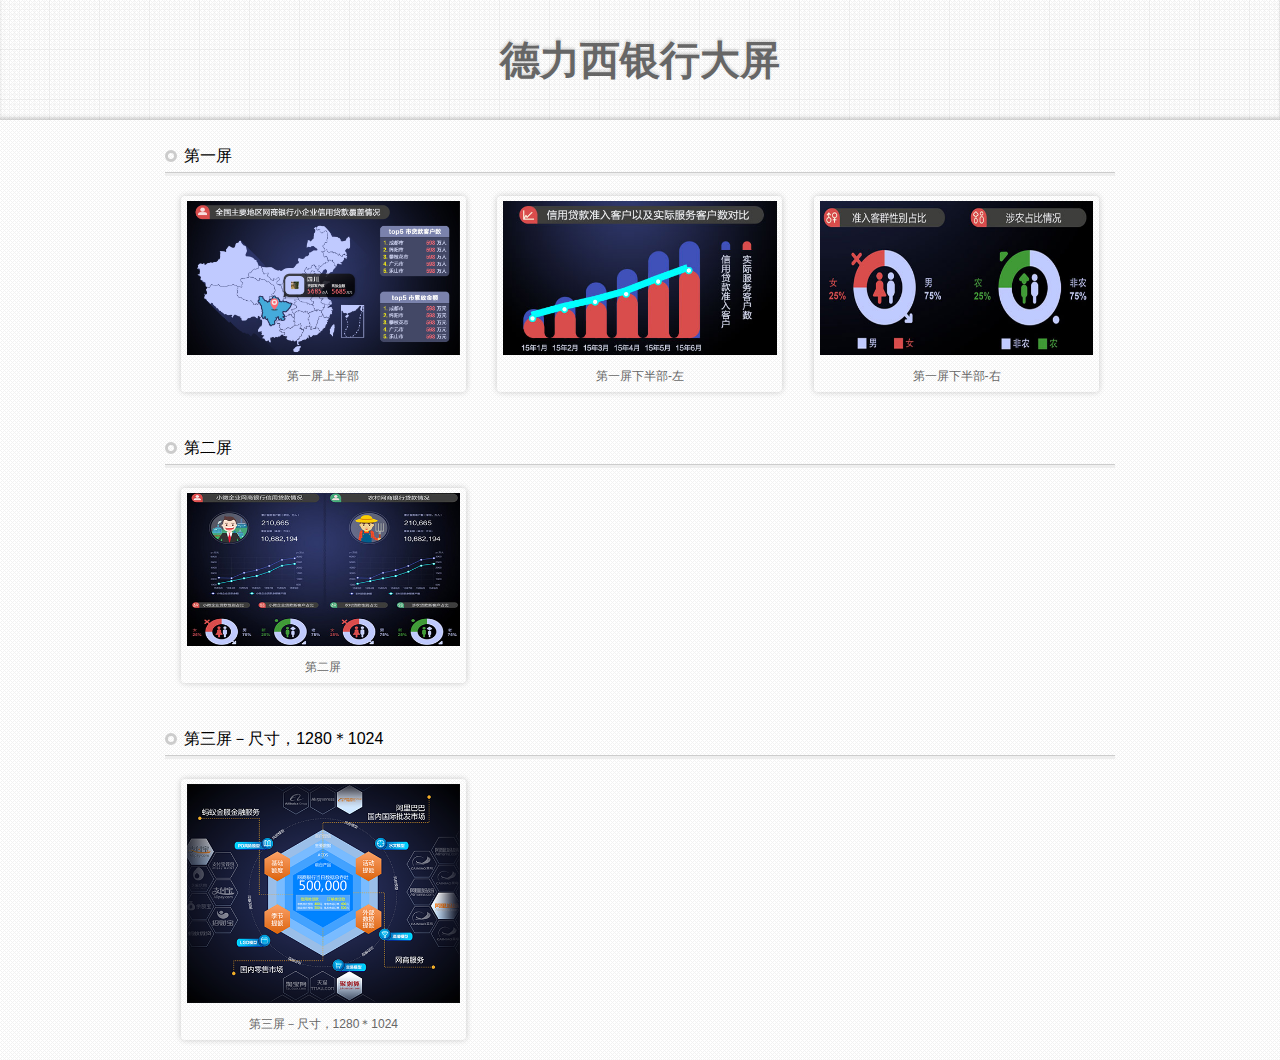
<file: index.html>
<!DOCTYPE html>
<html>
<head lang="en">
    <meta charset="UTF-8">
    <title></title>
    <style>
        *{
            margin: 0;
            padding: 0;
        }
        html {
            text-rendering: optimizeLegibility;
            -webkit-font-smoothing: antialiased;
            -moz-osx-font-smoothing: grayscale;
            font-family:Consolas,"Microsoft Yahei", "tahoma", "arial", "\5b8b\4f53";
            font-size: 1em;
            color:#666;
            background: #fff;
            overflow: auto;
            background:url("images/bg_header.png");
        }
        *,*:after,*:before{
            box-sizing: border-box;
        }

        img,input{
            display: block;
        }
        ul, li {
            list-style: none;
        }
        a{
            font-size: 12px;
            color: #666;
            text-decoration: none;
        }
        .fn-float-none{
            clear: both;
        }
        .main{
            width: 950px;
            margin: auto;
        }
        .title{
            background: url("images/bg_top.png");
            text-align: center;
            font-size: 40px;
            line-height: 120px;
            font-weight: bold;
            color: #666;
            text-shadow: 0px -2px 3px rgba(0,0,0,0.15);
            box-shadow: 0 -3px 3px rgba(0,0,0,.15) inset;
        }
        .main ul{
            padding-top: 20px;
            overflow: hidden;
            border-top:3px solid #eee ;
        }
        .main ul li{
            width: 33.33%;
            float: left;
            margin-bottom: 20px;
        }
        .main ul li a{
            width: 100%;
            display: block;
            line-height: 32px;
            text-align: center;
            overflow: hidden;
            border-radius: 4px;
            box-shadow: 0 0 6px rgba(0,0,0,.2);
        }
        .main ul li a:hover{
            color:#999
        }
        .main ul li a>img{
            width: 96%;
            margin:5px auto;
        }
        .box{
            width: 90%;
            margin: auto;
        }
        .con-title{
            position: relative;
            display: block;
            line-height: 32px;
            margin-top: 20px;
            color: #000;
            border-bottom:1px solid #ccc ;
            text-indent: 1.2em;
        }
        .con-title:before{
            width: 12px;
            height: 12px;
            border-radius: 12px;
            border: 3px solid #ccc;
            display: block;
            content: "";
            position: absolute;
            top:10px;
        }
    </style>
</head>
<body>
<div class="title">
    德力西银行大屏
</div>
<div class="main">
    <span class="con-title">第一屏</span>
    <ul>
        <li>
            <div class="box">
                <a href="one-city.html">
                    <img src="images/home/1-top-city.jpg">
                    第一屏上半部
                </a>
            </div>
        </li>
        <li>
            <div class="box">
                <a href="one-bottom-left.html">
                    <img src="images/home/1-bottom-left.jpg">
                    第一屏下半部-左
                </a>
            </div>
        </li>
        <li>
            <div class="box">
                <a href="one-bottom-right.html">
                    <img src="images/home/1-bottom-right.jpg">
                    第一屏下半部-右
                </a>
            </div>
        </li>

    </ul>
    <span class="con-title">第二屏</span>
    <ul>
        <li>
            <div class="box">
                <a href="two-top-right.html">
                    <img src="images/home/2.jpg">
                    第二屏
                </a>
            </div>
        </li>
    </ul>
    <span class="con-title">第三屏－尺寸，1280＊1024</span>
    <ul>
        <li>
            <div class="box">
                <a href="three.html">
                    <img src="images/home/3.png">
                    第三屏－尺寸，1280＊1024
                </a>
            </div>
        </li>
    </ul>
</div>
</body>
</html>
</file>
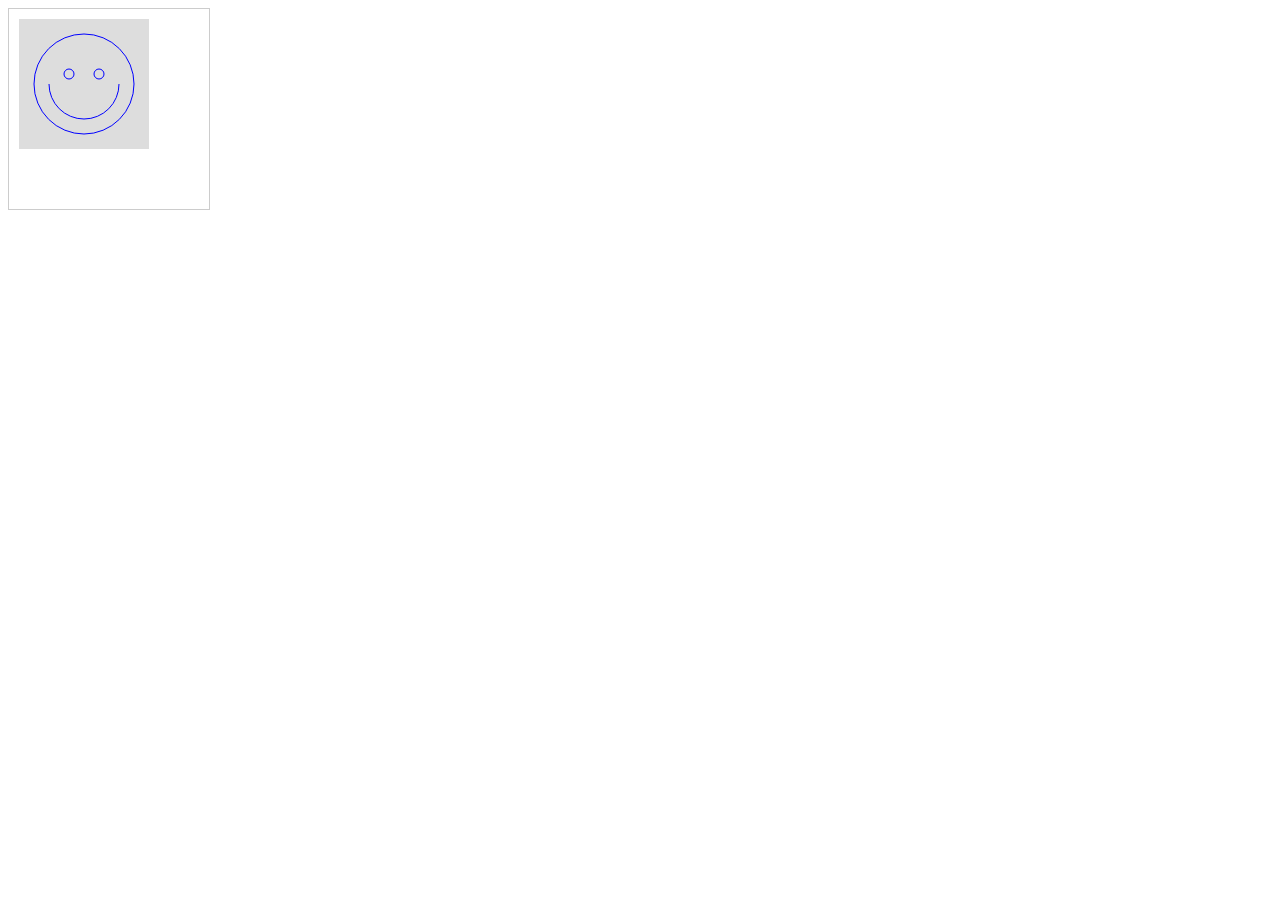
<file: canvas.html>
<!DOCTYPE html>
<html>
<head lang="en">
    <meta charset="UTF-8">
    <title>smile</title>
</head>
<body>
    <canvas id="canvas" width="200" height="200" style="border:1px solid #ccc;"></canvas>
    <script type="text/javascript">
        var can = document.getElementById("canvas");
        var ctx = can.getContext("2d");
        if(ctx){
            console.log("您的浏览器支持canvas!")
        }else{
            console.log("您的浏览器不支持canvas!")
        }
        ctx.clearRect(0,0,200,200);
        ctx.fillStyle = "#ddd";
        ctx.fillRect(10,10,130,130);
        var path = new Path2D();
        path.arc(75,75,50,0,Math.PI*2,true);
        path.moveTo(110,75);
        path.arc(75, 75, 35, 0, Math.PI, false);
        path.moveTo(65, 65);
        path.arc(60, 65, 5, 0, Math.PI*2, true);
        path.moveTo(95, 65);
        path.arc(90, 65, 5, 0, Math.PI*2, true);
        ctx.strokeStyle = "#00f";
        ctx.stroke(path);
    </script>
</body>
</html>
</file>
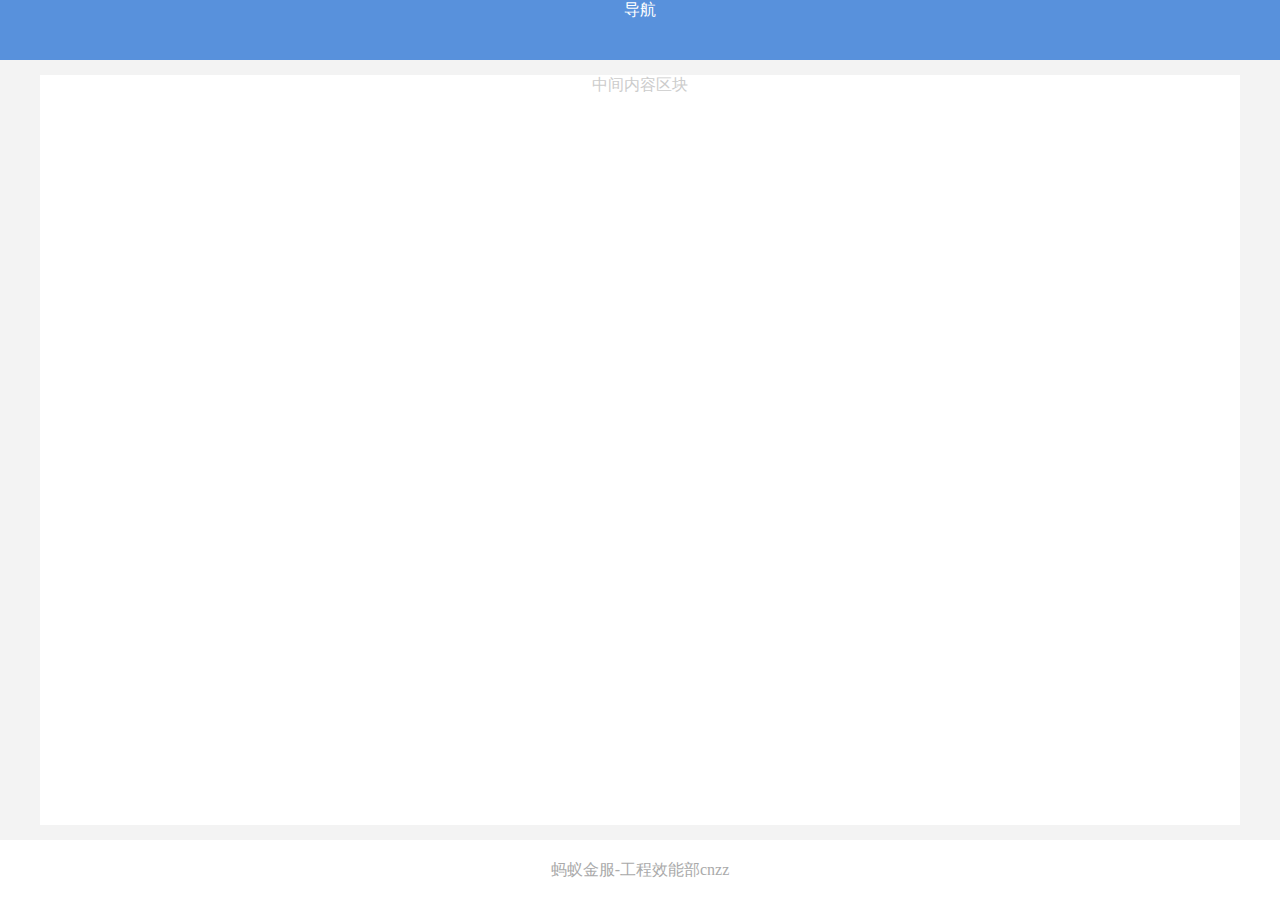
<file: footer.html>
<!DOCTYPE html>
<html>
<head lang="en">
    <meta charset="UTF-8">
    <title>拼footer</title>
    <style>
        *{margin:0;padding:0;}
        body{background:#F3F3F3;font-family: 'microsoft yahei';color:#fff;}
        header{width:100%;background:#5891DC;height:60px;text-align: center;}
        section{width:1200px;margin:15px auto 0;background:#fff;height:750px;color:#ccc;text-align: center;}
        /*footer{width:100%;background:#fff;padding:20px 0;margin-top:15px;color:#aaa;text-align:center;}*/
    </style>
</head>
<body>
    <header>
        <nav>导航</nav>
    </header>
    <section>中间内容区块</section>

</body>
<script type="text/javascript" src="js/jquery-1.11.2.min.js"></script>
<script>
    $(function(){
        var txt = '蚂蚁金服-工程效能部';
        var footHtml = '<footer style="width:100%;background:#fff;padding:20px 0;margin-top:15px;color:#aaa;text-align:center;">'+
                        '<span>'+txt+
                        '</span>'+
                        '<span>'+'cnzz'+
                        '</span>'
                        '</footer>'
        $('body').append(footHtml);
    })
</script>
</html>
</file>
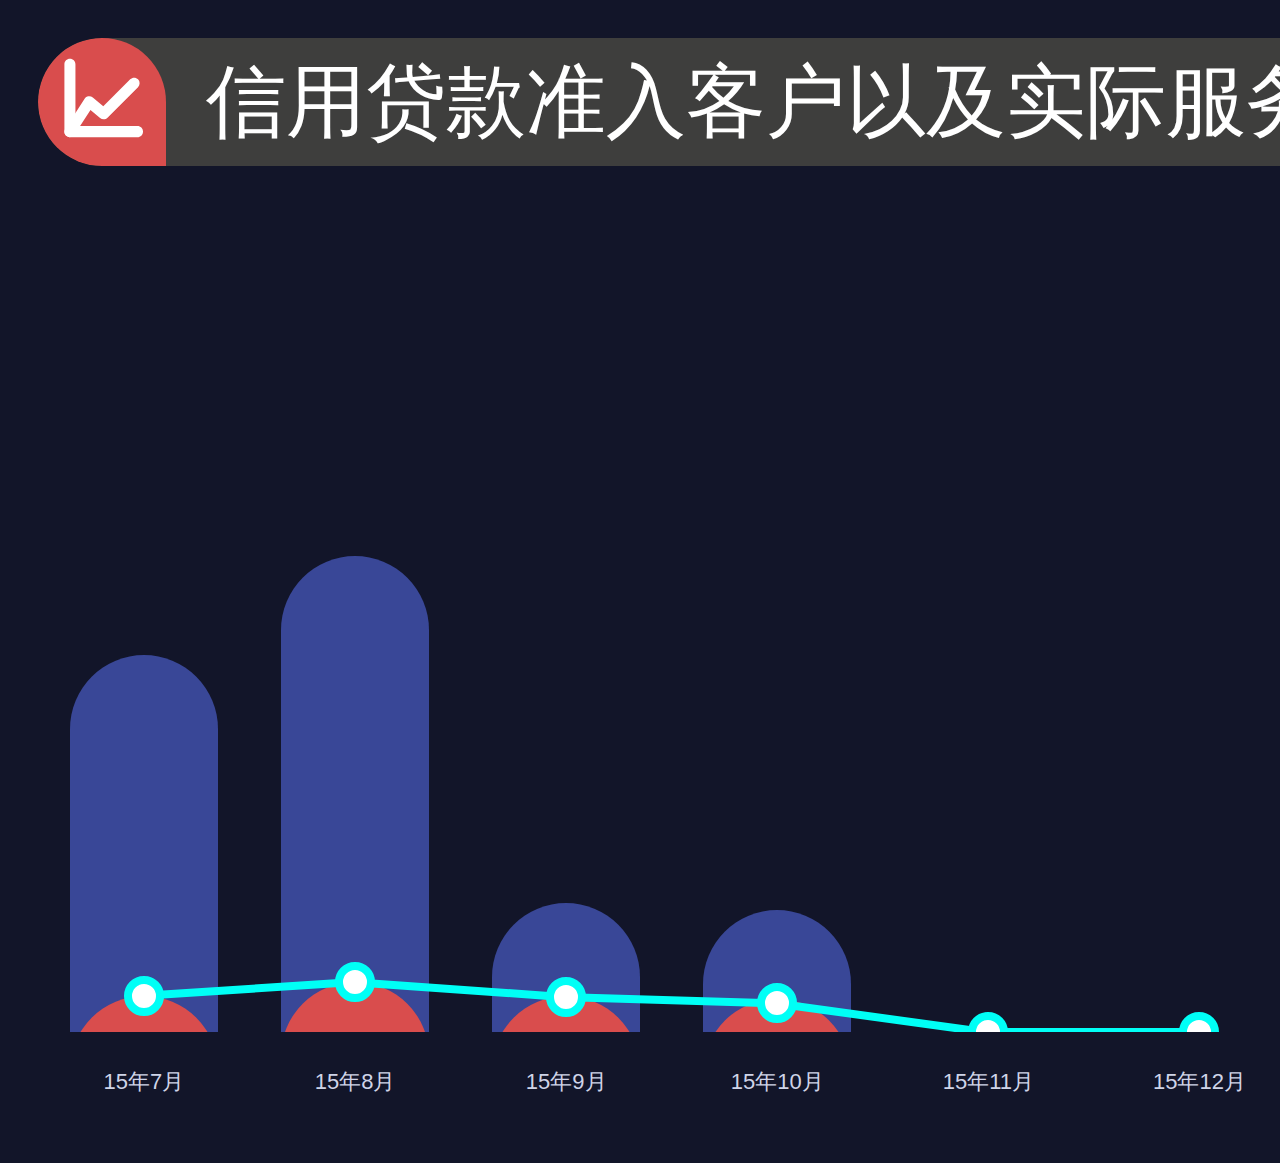
<file: one-bottom-left.html>
<!DOCTYPE html>
<html>
<head lang="en">
    <meta charset="UTF-8">
    <title></title>
    <link rel="stylesheet" href="css/one-bottom-left.css">	
</head>
<body>
<div class="main">
    <div class="title" id="title">
        <div class="icon">
            <svg version="1.1" id="Layer_1" xmlns="http://www.w3.org/2000/svg" xmlns:xlink="http://www.w3.org/1999/xlink" x="0px" y="0px"
	 width="80px" height="80px" viewBox="0 0 34.016 34.016" enable-background="new 0 0 34.016 34.016" xml:space="preserve">
                <g>
                    <path fill="#FFFFFF" d="M31.669,33.652H2.944c-1.296,0-2.347-1.051-2.347-2.347V2.711c0-1.297,1.051-2.347,2.347-2.347
		s2.347,1.051,2.347,2.347v26.247h26.378c1.296,0,2.347,1.051,2.347,2.347C34.017,32.602,32.966,33.652,31.669,33.652z"/>
                    <path fill="#FFFFFF" d="M2.942,33.652c-0.436,0-0.878-0.121-1.271-0.374c-1.089-0.704-1.403-2.157-0.7-3.246L9.188,17.3
		c0.365-0.567,0.956-0.948,1.622-1.049c0.664-0.099,1.343,0.09,1.859,0.524l4.462,3.743L28.581,9.07
		c0.917-0.917,2.402-0.917,3.319,0c0.917,0.917,0.917,2.402,0,3.319L18.929,25.36c-0.858,0.862-2.234,0.924-3.169,0.137
		l-4.071-3.416L4.917,32.578C4.467,33.273,3.713,33.652,2.942,33.652z"/>
                </g>
            </svg>
        </div>
        <span></span>
    </div>
    <div class="content">
        <div id="column">
            <div class="column-mask">
                <div class="column-box"></div>
                <div class="column-circ"></div>
            </div>
            <div class="column-date"></div>
        </div>
        <div class="column-style">
            <ul>
                <li><em class="column blue"></em><span></span></li>
                <li><em class="column red"></em><span></span></li>
            </ul>
        </div>
    </div>
</div>
<script>
    var jsonUrl="data/one/pbottom-left.json"; 
</script>
<script src="js/jquery-1.11.2.min.js"></script>
<script src="js/TweenMax.min.js"></script>
<script src="js/one-bottom-left.js"></script>
</body>
</html>
</file>
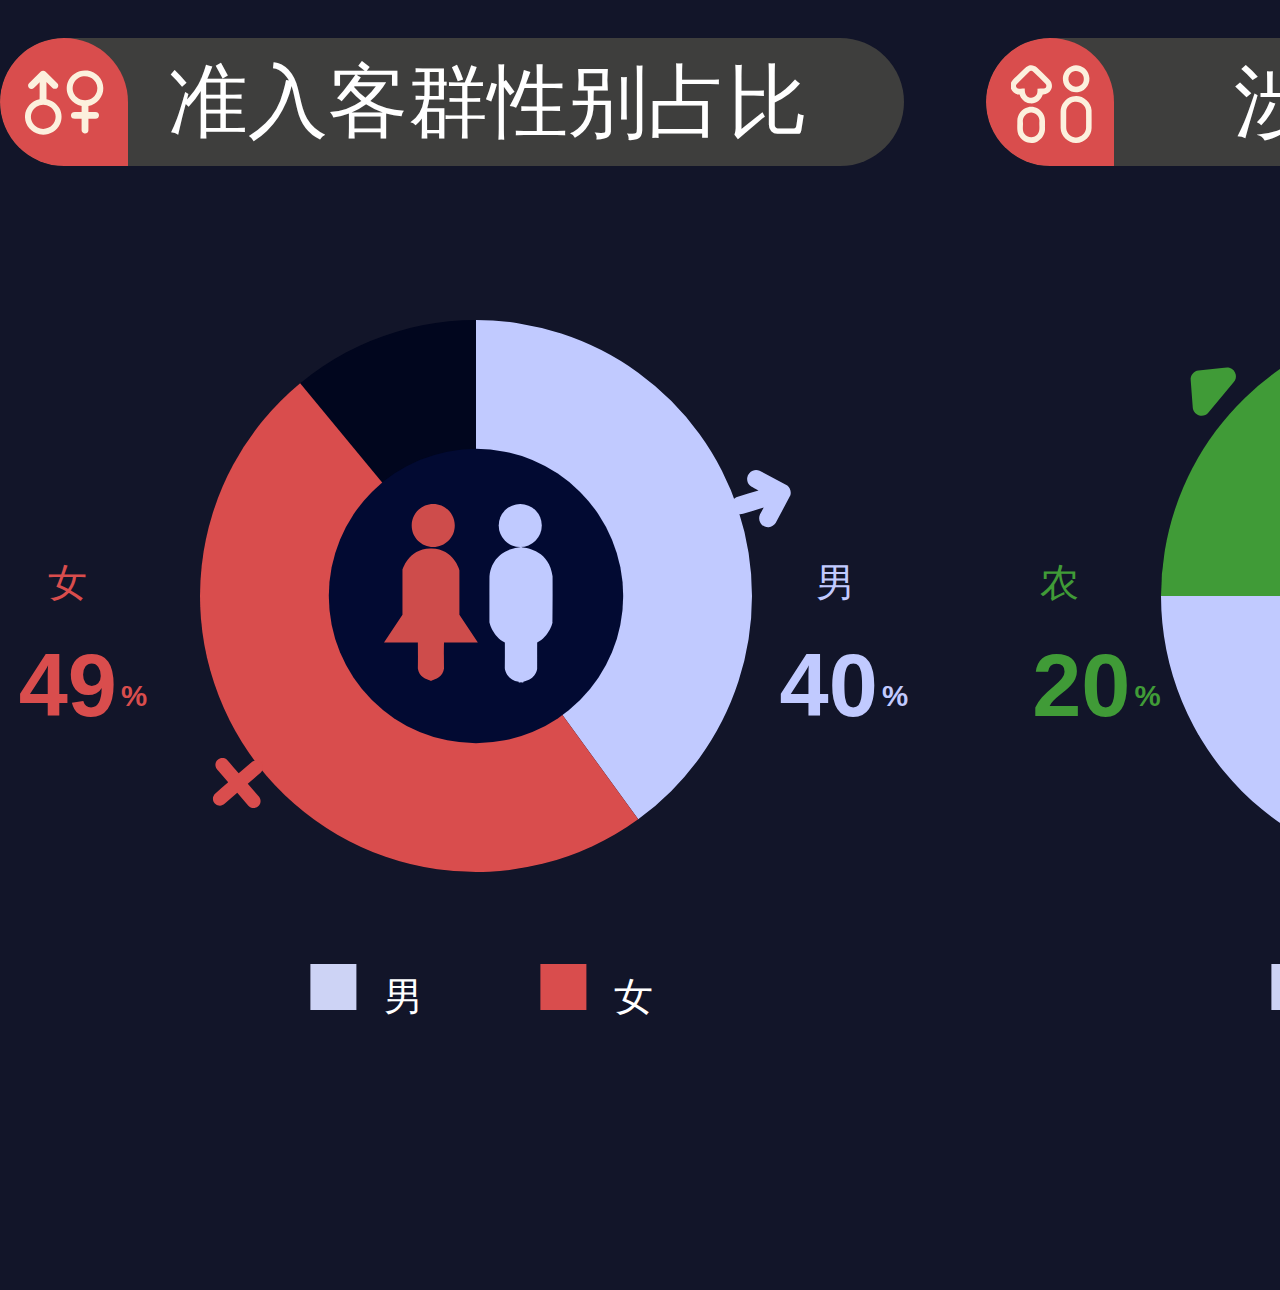
<file: one-bottom-right.html>
<!DOCTYPE html>
<html>
<head lang="en">
    <meta charset="UTF-8">
    <title></title>
    <link rel="stylesheet" href="css/one-bottom-right.css">
    <link rel="stylesheet" href="css/oneChange.css">
</head>
<body>
    <div id="m0" class="main">
        <div class="title">
            <div class="icon">
                <svg width="80px" height="90px" viewBox="0 0 178 145" version="1.1" xmlns="http://www.w3.org/2000/svg">
                    <g id="#fcf0ddff" transform="scale(1.3,1.3) translate(-26,-17)">
                        <path fill="#fcf0dd" opacity="1.00" d=" M 99.49 36.58 C 104.47 23.35 119.26 15.09 133.15 17.30 C 147.72 18.99 160.00 32.19 160.00 46.97 C 160.63 61.73 148.94 75.30 134.53 77.73 C 134.58 81.17 134.56 84.61 134.57 88.05 C 139.42 88.32 144.41 87.49 149.18 88.52 C 153.97 90.10 153.88 97.64 149.09 99.16 C 144.33 100.07 139.39 99.32 134.57 99.57 C 134.51 106.33 134.65 113.10 134.51 119.86 C 134.41 123.08 131.09 125.60 127.95 125.09 C 125.04 124.80 122.64 122.04 122.88 119.10 C 122.86 112.59 122.89 106.08 122.87 99.57 C 118.16 99.39 113.39 99.93 108.72 99.28 C 103.50 98.07 103.32 89.86 108.49 88.43 C 113.21 87.60 118.09 88.27 122.87 88.05 C 122.88 84.61 122.87 81.16 122.89 77.71 C 114.75 76.17 107.19 71.44 102.59 64.49 C 97.04 56.45 95.86 45.64 99.49 36.58 M 123.41 27.59 C 116.02 29.40 109.81 35.50 108.12 42.96 C 106.34 50.02 108.89 57.87 114.31 62.70 C 120.01 68.02 128.74 69.72 136.04 66.98 C 142.63 64.64 147.91 58.82 149.37 51.95 C 150.93 45.29 148.69 37.98 143.84 33.20 C 138.65 27.89 130.58 25.70 123.41 27.59 Z" />
                        <path fill="#fcf0dd" opacity="1.00" d=" M 52.70 19.48 C 54.88 17.15 59.15 17.17 61.33 19.49 C 67.96 25.92 74.62 32.32 81.21 38.80 C 83.36 40.75 83.53 44.35 81.62 46.52 C 79.55 49.05 75.32 49.29 73.02 46.95 C 69.54 43.68 66.17 40.30 62.73 37.00 C 62.83 46.74 62.81 56.48 62.82 66.22 C 71.82 67.86 80.10 73.41 84.61 81.42 C 89.56 89.90 89.92 100.84 85.53 109.62 C 79.53 122.39 64.21 129.50 50.53 126.31 C 36.93 123.63 25.98 110.95 25.99 96.97 C 25.43 82.48 36.74 68.93 50.94 66.44 C 51.21 56.75 50.96 47.05 51.07 37.35 C 47.73 40.60 44.48 43.96 41.07 47.15 C 38.91 49.31 35.02 49.25 32.90 47.05 C 30.68 44.98 30.64 41.05 32.92 39.00 C 39.46 32.45 46.09 25.97 52.70 19.48 M 51.35 76.57 C 43.13 78.81 36.67 86.46 36.19 95.01 C 35.57 103.07 40.26 111.14 47.49 114.72 C 55.59 119.03 66.34 117.25 72.65 110.60 C 78.38 104.84 80.09 95.54 76.65 88.15 C 72.64 78.69 61.13 73.53 51.35 76.57 Z" />
                    </g>
                </svg>
            </div>
            <span></span>
        </div>
        <div class="content">
            <svg version="1.1" id="svg" xmlns="http://www.w3.org/2000/svg" xmlns:xlink="http://www.w3.org/1999/xlink" x="0px" y="0px"
                 width="100%" height="100%"  xml:space="preserve">
                <g transform="scale(0.92,0.92)">
                    <circle fill="#01061e" cx="550" cy="550" r="300"/>
                    <path id="man" fill="#c1caff" d="M0 0"/>
                    <path id="girl" fill="#d94d4d" d="M0 0"/>
                    <circle fill="#020a32" cx="550" cy="550" r="160"/>
                    <text x="920" y="550" class="svg-white" style="fill:#c1caff">男</text>
                    <text x="85" y="550" class="svg-white" style="fill:#d94d4d">女</text>
                    <text x="880" y="680" fill="#c1caff" font-weight="bold">
                        <tspan font-size="96" id="manText">0</tspan>
                        <tspan font-size="32" dy="-10">%</tspan>
                    </text>
                    <text x="53" y="680" fill="#d94d4d" font-weight="bold">
                        <tspan font-size="96" id="girlText">0</tspan>
                        <tspan font-size="32" dy="-10">%</tspan>
                    </text>
                    <rect fill="#cdd3f5" width="50" height="50" x="370" y="950"></rect>
                    <text x="450" y="1000" zIndex="1" class="svg-white">男</text>
                    <rect fill="#d94d4d" width="50" height="50" x="620" y="950"></rect>
                    <text x="700" y="1000" zIndex="1" class="svg-white">女</text>
                    <g transform="translate(200,300)" id="manIcon" opacity="0">
                        <g id="#c1caff" transform="scale(0.35,0.35) translate(-15,115) rotate(-134)">
                            <path fill="#c1caff" opacity="1.00" d=" M 25.54 0.00 L 29.97 0.00 C 36.85 0.66 43.41 3.83 48.16 8.86 C 63.92 24.76 79.93 40.42 95.56 56.44 C 95.43 50.96 95.53 45.48 95.50 39.99 C 95.52 34.89 95.19 29.64 96.82 24.72 C 99.43 16.25 106.36 9.28 114.82 6.64 C 123.72 3.75 134.02 5.73 141.13 11.83 C 146.78 16.50 150.26 23.48 151.00 30.74 L 151.00 128.27 C 148.80 139.52 139.66 148.63 128.49 151.00 L 30.95 151.00 C 22.41 150.28 14.29 145.54 9.71 138.26 C 4.10 129.70 3.88 117.99 9.15 109.21 C 13.81 101.16 22.75 95.80 32.07 95.57 C 40.19 95.44 48.32 95.47 56.44 95.56 C 40.42 79.93 24.77 63.93 8.88 48.17 C 3.88 43.47 0.74 36.98 0.00 30.17 L 0.00 25.65 C 0.83 12.33 12.24 0.90 25.54 0.00 Z" />
                        </g>
                    </g>
                    <g transform="translate(200,300)" id="girlIcon" opacity="0">
                        <g id="#d94d4d" transform="scale(0.27,0.27) translate(-15,-132) rotate(42)">
                            <path fill="#d94d4d" opacity="1.00" d=" M 25.47 0.00 L 30.33 0.00 C 36.84 0.75 43.11 3.58 47.73 8.27 C 63.84 24.33 79.88 40.46 96.00 56.50 C 110.45 42.12 124.84 27.67 139.26 13.27 C 142.65 9.95 145.81 6.26 149.96 3.86 C 153.49 1.71 157.53 0.59 161.59 0.00 L 166.47 0.00 C 179.69 0.99 190.96 12.24 192.00 25.45 L 192.00 30.32 C 191.26 36.85 188.41 43.12 183.71 47.75 C 167.66 63.85 151.54 79.89 135.50 96.00 C 151.53 112.11 167.65 128.14 183.69 144.24 C 188.39 148.85 191.23 155.10 192.00 161.60 L 192.00 166.49 C 191.00 179.70 179.75 190.97 166.54 192.00 L 161.67 192.00 C 155.17 191.25 148.91 188.42 144.29 183.74 C 128.17 167.68 112.13 151.55 96.00 135.50 C 80.56 150.89 65.15 166.32 49.74 181.74 C 44.77 187.33 37.92 191.21 30.43 192.00 L 25.12 192.00 C 12.08 190.75 1.03 179.63 0.00 166.55 L 0.00 161.68 C 0.74 155.17 3.58 148.90 8.27 144.28 C 24.32 128.17 40.45 112.12 56.50 96.00 C 40.62 80.06 24.68 64.17 8.78 48.25 C 3.85 43.57 0.79 37.15 0.00 30.42 L 0.00 25.53 C 0.99 12.31 12.25 1.02 25.47 0.00 Z" />
                        </g>
                    </g>
                    <g transform="translate(450,450) scale(2)">
                        <path fill-rule="evenodd" clip-rule="evenodd" fill="#CE4C4B" d="M40.978,35.951c0,0-2.937-11.449-15.053-11.699
	c0-0.002,0-0.004,0-0.006c-0.143-0.003-0.278,0.003-0.418,0.003c-0.14,0-0.275-0.006-0.418-0.003c0,0.002,0,0.004,0,0.006
	c-12.116,0.25-15.053,11.699-15.053,11.699v24.246L0,75.247h18.398c0,0,0.122,7.5,0,14.213c0.526,4.436,4.846,6.023,6.689,6.503
	c0.001,0.121,0.001,0.185,0.001,0.185s0.162-0.027,0.418-0.083c0.256,0.056,0.418,0.083,0.418,0.083s0-0.065,0.001-0.185
	c1.843-0.48,6.163-2.067,6.689-6.503c-0.122-6.713,0-14.213,0-14.213h18.398L40.978,60.197V35.951z M26.761,23.41
	c6.466,0,11.708-5.24,11.708-11.705C38.469,5.241,33.227,0,26.761,0c-6.466,0-11.708,5.241-11.708,11.705
	C15.053,18.17,20.295,23.41,26.761,23.41z"/>
                        <g>
                            <circle fill-rule="evenodd" clip-rule="evenodd" fill="#c0caff" cx="74.049" cy="11.705" r="11.708"/>
                            <path fill-rule="evenodd" clip-rule="evenodd" fill="#c0caff" d="M91.611,39.296c-1.512-13.533-13.449-15.537-16.725-15.833
		c0-0.033-0.001-0.053-0.001-0.053s-0.15,0.002-0.418,0.019c-0.268-0.017-0.418-0.019-0.418-0.019s0,0.02-0.001,0.053
		c-3.276,0.296-15.213,2.3-16.725,15.833c-0.064,8.523,0,25.082,0,25.082s1.716,7.594,8.363,10.869c0.026,6.515,0,14.213,0,14.213
		s0.288,5.692,7.53,7.188c-0.001,0.112-0.002,0.229-0.003,0.336c0.444-0.025,0.848-0.078,1.254-0.128
		c0.406,0.051,0.81,0.103,1.254,0.128c-0.001-0.108-0.002-0.225-0.003-0.336c7.241-1.496,7.53-7.188,7.53-7.188
		s-0.026-7.699,0-14.213c6.647-3.275,8.363-10.869,8.363-10.869S91.674,47.818,91.611,39.296z"/>
                        </g>
                    </g>
                </g>
            </svg>
        </div>
    </div>
    <div id="m1" class="main">
        <div class="title title1" style="margin-left:2%;">
            <div class="icon">
                <svg width="128px" height="128px" viewBox="23 16 210 178" version="1.1" xmlns="http://www.w3.org/2000/svg">
                    <g id="#fcf0ddff" transform="scale(1.4,1.4) translate(-25,-17)">
                        <path fill="#fcf0dd" opacity="1.00" d=" M 52.72 33.70 C 55.73 31.05 58.15 27.49 61.98 25.96 C 65.37 24.74 69.26 25.76 71.81 28.23 C 76.76 32.94 81.60 37.76 86.45 42.57 C 89.35 45.37 90.33 49.99 88.55 53.66 C 86.93 57.53 82.79 59.84 78.66 59.63 C 76.76 66.25 69.98 71.24 63.01 70.00 C 57.49 69.21 53.12 64.86 51.51 59.64 C 43.95 60.47 37.89 51.34 42.01 44.81 C 44.98 40.59 49.20 37.44 52.72 33.70 M 62.49 33.38 C 57.76 38.03 52.99 42.64 48.30 47.34 C 46.46 48.76 47.13 52.07 49.36 52.68 C 52.05 53.11 54.81 52.81 57.53 52.84 C 57.64 55.73 57.49 59.02 59.77 61.18 C 62.58 64.50 68.26 64.25 70.80 60.74 C 72.66 58.65 72.51 55.74 72.46 53.13 C 74.96 52.83 77.49 52.93 80.00 52.81 C 82.71 52.84 83.93 48.92 81.83 47.29 C 76.98 42.45 72.10 37.62 67.13 32.92 C 65.82 31.51 63.60 32.00 62.49 33.38 Z" />
                        <path fill="#fcf0dd" opacity="1.00" d=" M 112.41 26.62 C 120.67 23.15 130.82 28.82 132.79 37.41 C 135.25 45.70 129.47 55.18 121.00 56.82 C 112.31 59.04 102.86 51.97 102.34 43.06 C 101.43 36.11 105.80 28.95 112.41 26.62 M 115.31 32.59 C 108.29 34.31 106.33 44.61 112.35 48.69 C 117.61 53.27 126.68 48.95 126.73 42.09 C 127.49 36.09 121.08 30.73 115.31 32.59 Z" />
                        <path fill="#fcf0dd" opacity="1.00" d=" M 113.24 62.18 C 123.61 59.04 135.13 67.40 135.85 78.10 C 135.97 85.09 135.91 92.08 135.88 99.07 C 135.78 108.44 127.36 116.68 118.00 116.61 C 108.43 116.98 99.75 108.54 99.59 99.02 C 99.47 92.69 99.59 86.35 99.53 80.02 C 99.40 71.89 105.31 64.10 113.24 62.18 M 114.48 68.64 C 109.66 70.08 105.93 74.84 106.14 79.95 C 106.19 86.00 106.10 92.05 106.13 98.10 C 105.89 103.54 110.07 108.80 115.44 109.74 C 122.05 111.37 129.16 105.82 129.40 99.07 C 129.53 92.36 129.40 85.64 129.38 78.93 C 129.00 71.86 121.29 66.43 114.48 68.64 Z" />
                        <path fill="#fcf0dd" opacity="1.00" d=" M 61.45 74.69 C 68.08 73.05 75.36 76.29 78.85 82.09 C 82.30 87.41 81.14 94.00 81.30 99.99 C 81.40 106.03 77.91 111.94 72.55 114.73 C 65.32 118.88 55.36 115.90 51.26 108.74 C 47.92 103.43 48.97 96.93 48.83 90.99 C 48.68 83.49 54.11 76.35 61.45 74.69 M 61.40 81.66 C 57.37 83.23 54.94 87.70 55.40 91.94 C 55.89 96.55 54.21 101.76 57.16 105.82 C 60.44 111.02 68.82 111.36 72.52 106.44 C 76.20 102.09 74.11 96.09 74.72 90.95 C 75.23 84.28 67.52 78.68 61.40 81.66 Z" />
                    </g>
                </svg>
            </div>
            <span></span>
        </div>
        <div class="content" style="position:relative;padding-left:16%;left:-19%;">
            <svg version="1.1" id="svg" xmlns="http://www.w3.org/2000/svg" xmlns:xlink="http://www.w3.org/1999/xlink" x="0px" y="0px"
                 width="100%" height="100%"  xml:space="preserve">
                <g transform="scale(0.92,0.92)">
                    <circle fill="#01061e" cx="550" cy="550" r="300"/>
                    <path id="man" fill="#c1caff" d="M0 0"/>
                    <path id="girl" fill="#409b37" d="M0 0"/>
                    <circle fill="#020a32" cx="550" cy="550" r="160"/>
                    <text x="880" y="550" class="svg-white" style="fill:#c1caff">非农</text>
                    <text x="119" y="550" class="svg-white" style="fill:#409b37">农</text>
                    <text x="880" y="680" fill="#c1caff" font-weight="bold">
                        <tspan font-size="96" id="manText">0</tspan>
                        <tspan font-size="32" dy="-10">%</tspan>
                    </text>
                    <text x="110" y="680" fill="#409b37" font-weight="bold">
                        <tspan font-size="96" id="girlText">0</tspan>
                        <tspan font-size="32" dy="-10">%</tspan>
                    </text>
                    <rect fill="#cdd3f5" width="50" height="50" x="370" y="950"></rect>
                    <text x="450" y="1000" zIndex="1" class="svg-white">非农</text>
                    <rect fill="#409b37" width="50" height="50" x="620" y="950"></rect>
                    <text x="700" y="1000" zIndex="1" class="svg-white">农</text>
                    <g transform="translate(200,300)" id="manIcon" opacity="0">
                        <g id="#c1caff" transform="scale(0.6,0.6) translate(38,-72)">
                            <path fill="#c1caff" opacity="1.00" d=" M 57.53 22.69 C 67.39 20.52 78.04 22.12 86.76 27.23 C 97.17 33.20 104.67 43.97 106.57 55.83 C 108.25 65.74 106.15 76.24 100.67 84.68 C 94.38 94.59 83.62 101.53 71.97 103.07 C 59.97 104.82 47.29 100.86 38.47 92.52 C 28.82 83.66 23.97 69.98 25.85 57.01 C 27.88 40.43 41.18 26.06 57.53 22.69 Z" />
                        </g>
                    </g>
                    <g transform="translate(200,300)" id="girlIcon" opacity="0">
                        <g id="#409b37" transform="scale(0.5,0.5) translate(67,-101) rotate(48)">
                            <path fill="#409b37" opacity="1.00" d=" M 100.34 22.46 C 105.76 22.56 111.41 21.55 116.63 23.47 C 123.55 25.93 128.54 32.73 129.12 40.01 C 129.73 45.70 127.45 51.47 123.38 55.45 C 103.07 75.79 82.73 96.11 62.41 116.43 C 57.27 121.83 48.90 123.65 41.98 120.92 C 34.62 118.32 29.29 110.90 29.44 103.05 C 29.72 82.68 30.06 62.31 30.42 41.94 C 30.49 32.12 39.16 23.40 48.99 23.31 C 66.10 22.97 83.22 22.75 100.34 22.46 Z" />
                        </g>
                    </g>
                    <g transform="translate(450,450) scale(2)">
                        <g id="#409b37" transform="scale(0.3,0.3) translate(20,-10)">
                            <path fill="#409b37" opacity="1.00" d=" M 63.03 14.97 C 70.21 8.29 82.46 8.62 89.32 15.62 C 103.72 29.56 118.11 43.50 132.50 57.46 C 137.17 61.86 139.35 68.69 138.01 74.98 C 136.56 83.02 129.57 89.79 121.35 90.50 C 116.71 90.79 112.06 90.55 107.42 90.62 C 107.17 101.03 101.65 111.21 92.76 116.72 C 82.43 123.47 68.13 123.24 58.02 116.17 C 49.61 110.56 44.45 100.70 44.22 90.63 C 37.35 90.24 29.94 91.88 23.58 88.49 C 15.64 84.46 11.41 74.51 13.96 65.99 C 14.98 62.17 17.42 58.93 20.30 56.30 C 34.57 42.55 48.72 28.68 63.03 14.97 Z" />
                            <path fill="#409b37" opacity="1.00" d=" M 55.92 132.85 C 64.89 127.35 76.16 125.88 86.27 128.75 C 101.87 132.94 113.77 147.90 114.16 164.08 C 114.39 182.40 114.15 200.72 114.28 219.05 C 114.51 225.73 114.12 232.59 111.59 238.86 C 108.33 247.37 101.84 254.43 93.91 258.83 C 93.84 271.88 93.89 284.92 93.88 297.97 C 93.87 303.33 94.56 309.07 91.97 314.00 C 89.29 319.58 83.57 323.27 77.49 324.00 L 74.00 324.00 C 67.82 323.20 62.06 319.34 59.46 313.61 C 56.94 308.45 57.85 302.58 57.76 297.05 C 57.67 284.43 57.89 271.79 57.66 259.17 C 55.53 257.03 52.56 255.84 50.39 253.67 C 41.89 246.32 37.29 235.15 37.25 223.99 C 37.48 208.98 37.32 193.96 37.38 178.95 C 37.41 172.64 36.98 166.30 37.84 160.04 C 39.40 148.87 46.27 138.65 55.92 132.85 Z" />
                        </g>
                        <g>
                            <circle fill-rule="evenodd" clip-rule="evenodd" fill="#c0caff" cx="74.049" cy="11.705" r="11.708"/>
                            <path fill-rule="evenodd" clip-rule="evenodd" fill="#c0caff" d="M91.611,39.296c-1.512-13.533-13.449-15.537-16.725-15.833
		c0-0.033-0.001-0.053-0.001-0.053s-0.15,0.002-0.418,0.019c-0.268-0.017-0.418-0.019-0.418-0.019s0,0.02-0.001,0.053
		c-3.276,0.296-15.213,2.3-16.725,15.833c-0.064,8.523,0,25.082,0,25.082s1.716,7.594,8.363,10.869c0.026,6.515,0,14.213,0,14.213
		s0.288,5.692,7.53,7.188c-0.001,0.112-0.002,0.229-0.003,0.336c0.444-0.025,0.848-0.078,1.254-0.128
		c0.406,0.051,0.81,0.103,1.254,0.128c-0.001-0.108-0.002-0.225-0.003-0.336c7.241-1.496,7.53-7.188,7.53-7.188
		s-0.026-7.699,0-14.213c6.647-3.275,8.363-10.869,8.363-10.869S91.674,47.818,91.611,39.296z"/>
                        </g>
                    </g>
                </g>
            </svg>
        </div>
    </div>
<!--<iframe width="90%" height="90%"src="one-bottom-right.html" frameborder="0"></iframe>-->
</body>
<script>
    var jsonUrl = "data/one/chan.json";
</script>
<script src="js/jquery-1.11.2.min.js"></script>
<!--script src="js/snap.svg-min.js"></script-->
<!--script src="http://files.cnblogs.com/files/endora/highcharts.js"></script-->
<script src="js/TweenMax.min.js"></script>
<script src="js/pbottom-right.js"></script>
</html>
</file>
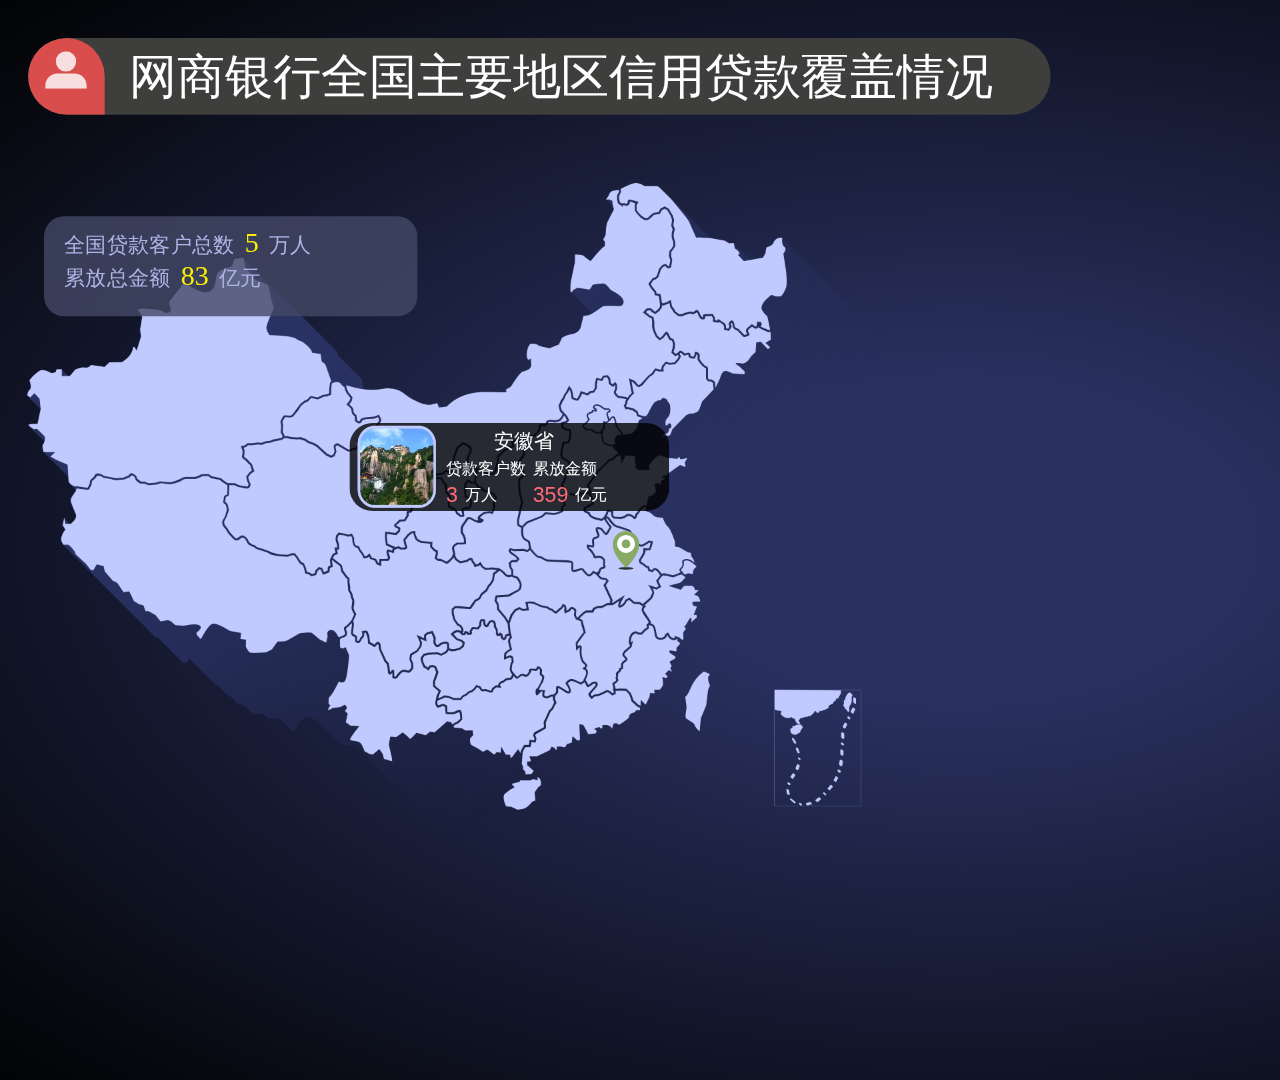
<file: one-city.html>
<!DOCTYPE html>
<html>
<head lang="en">
    <meta charset="UTF-8">
    <title>大屏</title>
    <link rel="stylesheet" href="css/one.css">
</head>
<body>
<div class="main">
    <div class="title" id="title">
        <div class="icon">
            <svg version="1.1" id="Layer_1" xmlns="http://www.w3.org/2000/svg" x="0px" y="0px"
	 width="64px" height="56px" viewBox="0 0 16 14.493" enable-background="new 0 0 16 14.493" xml:space="preserve">
                <g>
                    <g>
                        <circle fill="#F8DEDE" cx="8" cy="3.937" r="3.937"/>
                        <path fill="#F8DEDE" d="M16,14.493v-1.298c0-0.004,0-0.009,0-0.014c-0.014-2.543-2.08-4.601-4.627-4.601H6.798H6.483H4.628
			c-2.547,0-4.613,2.058-4.627,4.601C0.001,13.185,0,13.19,0,13.194v1.298H16z"></path>
                    </g>
                </g>
            </svg>
        </div>
        <span>网商银行全国主要地区信用贷款覆盖情况</span>
    </div>
    <div id="map">
        <svg version="1.1" id="mapIcon" xmlns="http://www.w3.org/2000/svg" xmlns:xlink="http://www.w3.org/1999/xlink" x="0px" y="0px"
	 width="40px" height="68px" viewBox="0 0 114.5 165.883" enable-background="new 0 0 114.5 165.883" xml:space="preserve">
                <ellipse fill="#2E2F2F" cx="57.25" cy="160.333" rx="32.768" ry="5.549"/>
            <g>
                <path fill="#EB6870" d="M114.5,57.25c0,31.618-23.75,68.25-57.25,101.75C23.781,125.333,0,88.868,0,57.25S25.632,0,57.25,0
	S114.5,25.632,114.5,57.25z"/>
                <circle fill="none" stroke="#FFFFFF" stroke-width="20" stroke-miterlimit="10" cx="57.25" cy="55.5" r="28.772"></circle>
            </g>
        </svg>
        <div class="sum">
        </div>
    </div>
    <div id="rigBox">
        <h3>top5市贷款客户数</h3>
        <div class="contentFirst">
            <ul>
            </ul>
        </div>
        <h3 class="top">top5市累放金额</h3>
        <div class="content">
            <ul>
            </ul>
        </div>
    </div>
</div>
</body>
<script>
    var rightJsonUrl="data/one/map.json",totalJsonUrl="data/one/mybank.json";
</script>
<script src="js/jquery-1.11.2.min.js"></script>
<script src="js/TweenMax.min.js"></script>
<script src="js/one.js?v=1"></script>
</html>
</file>
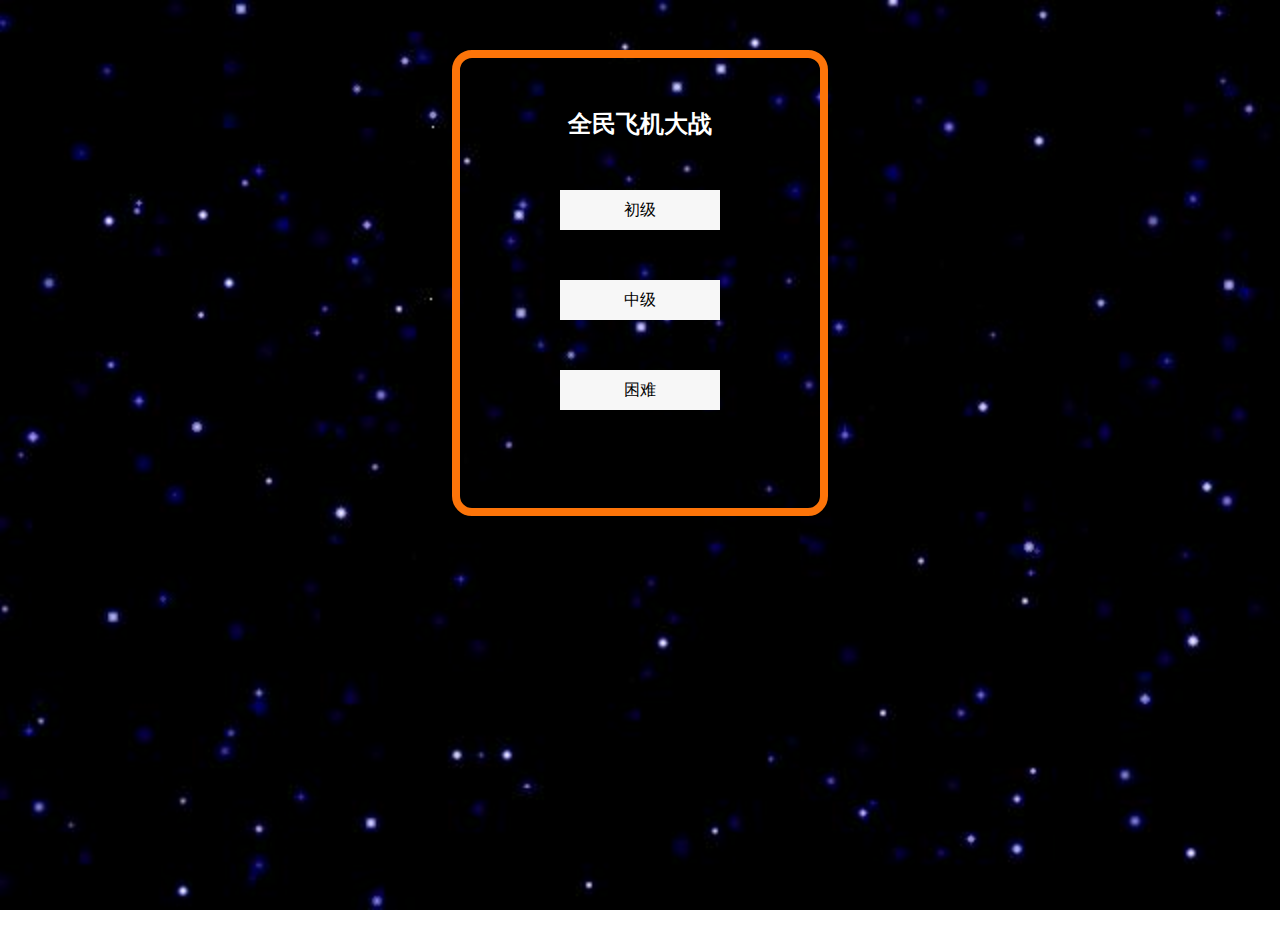
<file: plane-war.html>
<!DOCTYPE html>
<html>
<head lang="en">
    <meta charset="UTF-8">
    <title>飞机大战</title>
    <style>
        *{margin:0;padding:0;}
        html,body{width:100%;height:100%;}
        body{background:url('images/city/sky.jpg') no-repeat;background-size:cover;font-family: 'microsoft yahei';}
        #main{width:360px;height:450px;border:8px solid #FC7409;border-radius: 20px;margin:50px auto 0;}
        #main h3{color:#fff;text-align:center;font-size:24px;margin:50px auto 50px;}
        #main p{width:160px;height:40px;line-height:40px;margin:50px auto;background:#F7F7F7;text-align: center;cursor: pointer;}
        #main p.active{background: #91e6ff;color: #fff;}
    </style>
</head>
<body>
    <div id="main"></div>
</body>
<script>
    window.onload = function(){
        planeWar.init();
    }

    var planeWar = {
        'main':document.getElementById('main'),
        'img':function(){
            var oImg = new Image();
            oImg.src = 'images/city/plane.png';
        },
        //初始化
        'init':function(){
            var oTitle = planeWar.ctE('h3');
               oTitle.innerHTML = '全民飞机大战';
            planeWar.main.appendChild(oTitle);
            var oDiv = planeWar.ctE('div');
                oDiv.innerHTML = '<p>初级</p><p>中级</p><p>困难</p>';
            planeWar.main.appendChild(oDiv);

            var oP = oDiv.children;
            for(var i = 0;i<oP.length;i++){
                oP[i].onmouseover = function(){
                    this.className = 'active';
                }
                oP[i].onmouseout = function(){
                    this.className = '';
                }
                oP[i].onclick = planeWar.start;
            }
        },
        //游戏开始
        'start':function(){
            planeWar.main.innerHTML= '';
        },
        'ctE':function(tagName){
            return document.createElement(tagName);
        }

    };

</script>
</html>
</file>
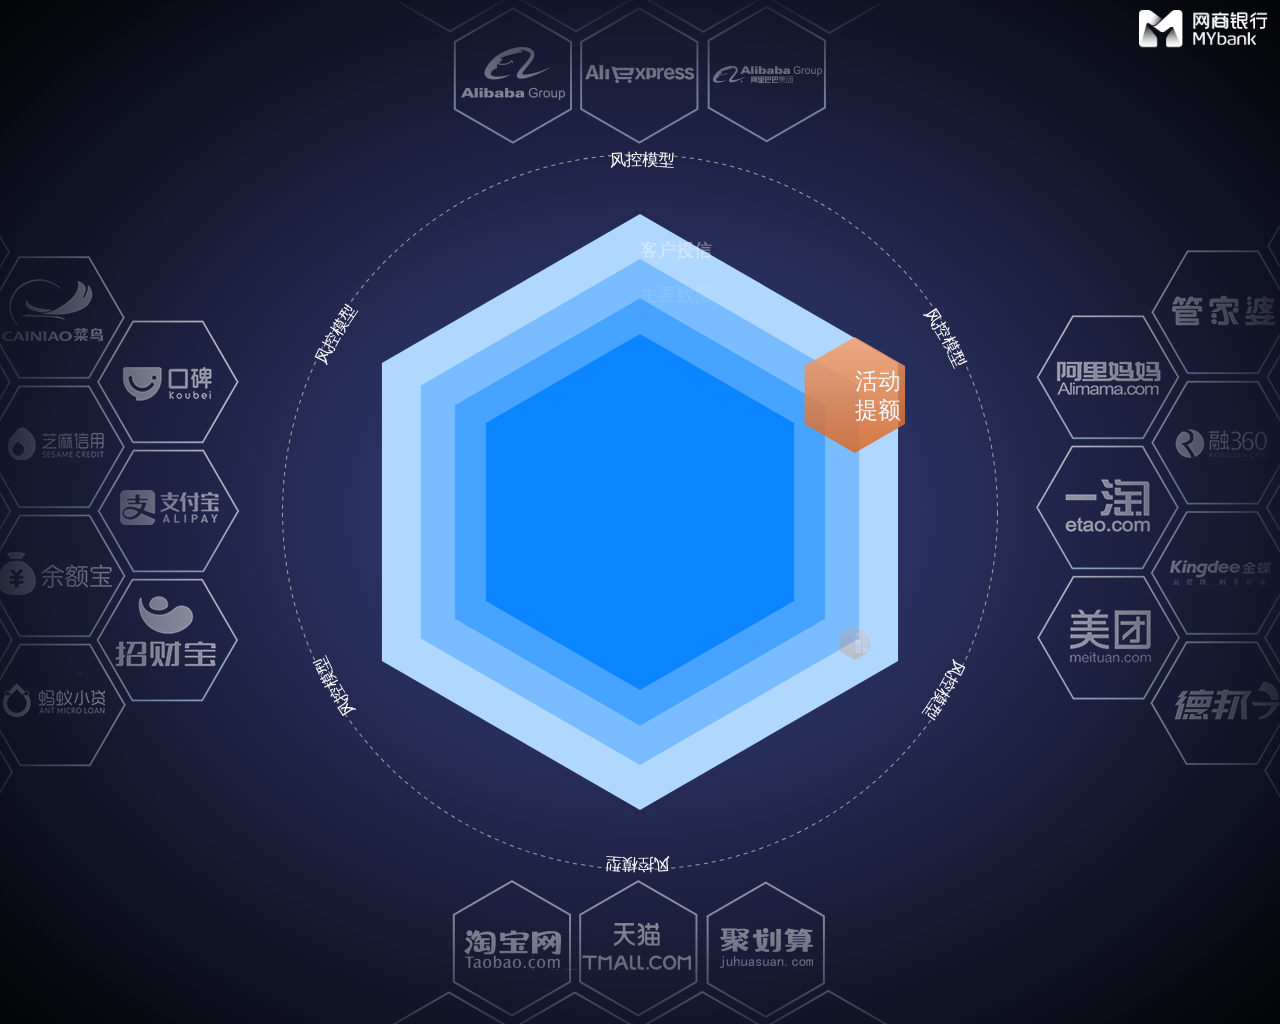
<file: three.html>
<!DOCTYPE html>
<html>
<head lang="en">
    <meta charset="UTF-8">
    <title></title>
    <link rel="stylesheet" href="css/three.css">
</head>
<body>
<div class="main" >
    <div class="bg_icon">
        <div class="top">
            <img src="images/3/top.png" width="480" height="144">
            <img class="c_img" src="images/3/top_1.png" width="480" height="144">
            <img class="c_img" src="images/3/top_2.png" width="480" height="144">
            <img class="c_img" src="images/3/top_3.png" width="480" height="144">
        </div>
        <div class="left">
            <img src="images/3/left.png" width="241" height="641">
            <img class="c_img" src="images/3/left_1.png" width="241" height="641">
            <img class="c_img" src="images/3/left_2.png" width="241" height="641">
            <img class="c_img" src="images/3/left_3.png" width="241" height="641">
            <img class="c_img" src="images/3/left_4.png" width="241" height="641">
            <img class="c_img" src="images/3/left_5.png" width="241" height="641">
            <img class="c_img" src="images/3/left_6.png" width="241" height="641">
            <img class="c_img" src="images/3/left_7.png" width="241" height="641">
        </div>
        <div class="bottom">
            <img src="images/3/bottom.png" width="496" height="144">
            <img class="c_img" src="images/3/bottom_1.png" width="496" height="144">
            <img class="c_img" src="images/3/bottom_2.png" width="496" height="144">
            <img class="c_img" src="images/3/bottom_3.png" width="496" height="144">
        </div>
        <div class="right">
            <img src="images/3/right.png" width="246" height="581">
            <img class="c_img" src="images/3/right_1.png" width="246" height="581">
            <img class="c_img" src="images/3/right_2.png" width="246" height="581">
            <img class="c_img" src="images/3/right_3.png" width="246" height="581">
            <img class="c_img" src="images/3/right_4.png" width="246" height="581">
            <img class="c_img" src="images/3/right_5.png" width="246" height="581">
            <img class="c_img" src="images/3/right_6.png" width="246" height="581">
            <img class="c_img" src="images/3/right_7.png" width="246" height="581">
        </div>
    </div>
    <div class="svg-dom" id="svg">
    </div>
    <div id="logo">
        <img src="images/3/logo.png" width="128" height="37" />
    </div>
</div>
<svg style="display: none">
    <text id="c-text">
        <textPath xlink:href="#mypath" fill="#fff"></textPath>
    </text>
    <path d="M0 0"></path>
    <image id="Img" xlink:href="images/3/icon0.png" width="100" height="100"/>
</svg>
<script>
    var jsonUrl="data/three/three.json";
</script>
<script src="js/jquery-1.11.2.min.js"></script>
<script src="js/TweenMax.min.js"></script>
<script src="js/three.js?v=1"></script>
</body>
</html>
</file>
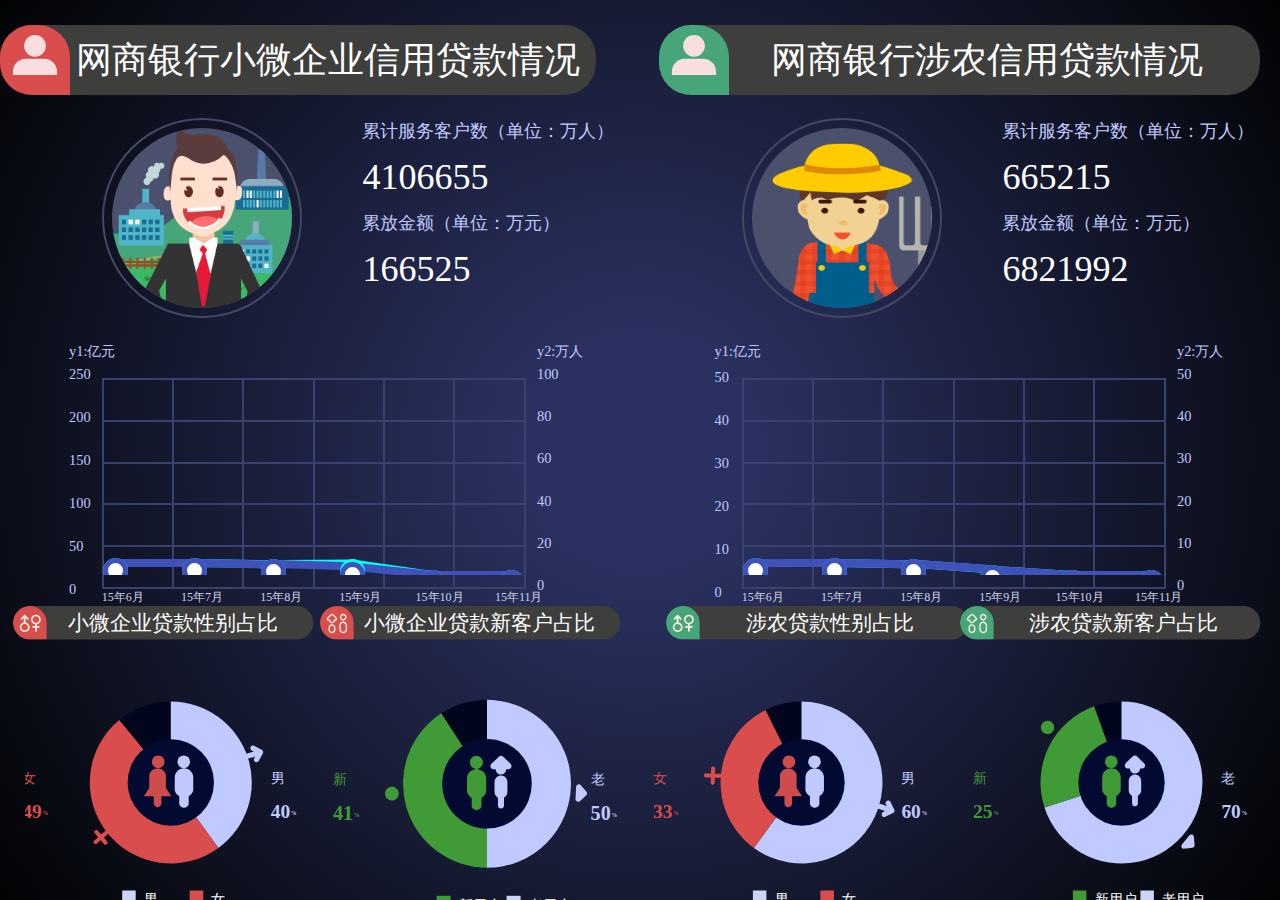
<file: two-top-right.html>
<!doctype html>
<html lang="en">
 <head>
  <meta charset="UTF-8">
  <meta name="Keywords" content="">
  <meta name="Description" content="">
  <title>第二屏上右</title>
  <link rel="stylesheet" href="css/two-top-right.css" />
  <link rel="stylesheet" href="css/change.css" />
 </head>
 <body>
 	<div id="container">
		<div id="box">
			<div class="list-box" id="farmer">
				<div class="tile" id="title">
					<div class="icon">
						<svg version="1.1" id="Layer_1" xmlns="http://www.w3.org/2000/svg" xmlns:xlink="http://www.w3.org/1999/xlink" x="0px" y="0px"
					width="50px" height="40px" viewBox="0 0 16 14.493" enable-background="new 0 0 16 14.493" xml:space="preserve">
						<g>
							<g>
								<circle fill="#F8DEDE" cx="8" cy="3.937" r="3.937"/>
								<path fill="#F8DEDE" d="M16,14.493v-1.298c0-0.004,0-0.009,0-0.014c-0.014-2.543-2.08-4.601-4.627-4.601H6.798H6.483H4.628
					c-2.547,0-4.613,2.058-4.627,4.601C0.001,13.185,0,13.19,0,13.194v1.298H16z"/>
							</g>
						</g>
					</svg>
					</div>
					<span style="color:#fff;"></span>
				</div>
				<div class="img-box">
					<div><img src="images/2/zf.png" id="img"></div>
				</div>
				<div class="sum">
					<ul>
						<li class="customer">
							<p>累计服务客户数（单位：万人）</p>
							<span></span>
						</li>
						<li class="amount">
							<p>累放金额（单位：万元）</p>
							<span></span>
						</li>
					</ul>
				</div>
				<div class="content">
					<div id="column">
						<div class="column-mask">
							<div class="column-box"></div>
							<div class="column-circ"></div>
						</div>
						<div class="column-date"></div>
					</div>

					<div class="table">
						<ul class="left-standard">
							<li style="margin-bottom:5px;">y1:亿元</li>
							<li></li>
							<li></li>
							<li></li>
							<li></li>
							<li></li>
							<li style="text-align:left; padding-bottom:15px;"></li>
						</ul>
						<ul class="right-standard">
							<li style="margin-bottom:5px;">y2:万人</li>
							<li></li>
							<li></li>
							<li></li>
							<li></li>
							<li></li>
							<li></li>
						</ul>
						<table>
							<tr>
								<td></td>
								<td></td>
								<td></td>
								<td></td>
								<td></td>
								<td></td>
							</tr>
							<tr>
								<td></td>
								<td></td>
								<td></td>
								<td></td>
								<td></td>
								<td></td>
							</tr>
							<tr>
								<td></td>
								<td></td>
								<td></td>
								<td></td>
								<td></td>
								<td></td>
							</tr>
							<tr>
								<td></td>
								<td></td>
								<td></td>
								<td></td>
								<td></td>
								<td></td>
							</tr>
							<tr>
								<td></td>
								<td></td>
								<td></td>
								<td></td>
								<td></td>
								<td></td>
							</tr>
						</table>
					</div>
				</div>
				<div class="column-style">
					<ul>
						<li class="imgOne"><span>小微企业贷款余额</span></li>
						<li class="imgTwo"></em><span>小微企业贷款余额客户数</span></li>
					</ul>
				</div>
			</div>
			<div class="list-box" id="students">
				<div class="tile tile1" id="title" style="margin-left:3%;">
					<div class="icon" style="background:#46a679;">
						<svg version="1.1" id="Layer_1" xmlns="http://www.w3.org/2000/svg" xmlns:xlink="http://www.w3.org/1999/xlink" x="0px" y="0px"
					width="50px" height="40px" viewBox="0 0 16 14.493" enable-background="new 0 0 16 14.493" xml:space="preserve">
						<g>
							<g>
								<circle fill="#F8DEDE" cx="8" cy="3.937" r="3.937"/>
								<path fill="#F8DEDE" d="M16,14.493v-1.298c0-0.004,0-0.009,0-0.014c-0.014-2.543-2.08-4.601-4.627-4.601H6.798H6.483H4.628
					c-2.547,0-4.613,2.058-4.627,4.601C0.001,13.185,0,13.19,0,13.194v1.298H16z"/>
							</g>
						</g>
					</svg>
					</div>
					<span style="color:#fff;"></span>
				</div>
				<div class="img-box">
					<div><img src="images/2/nm.png" id="img" style="margin:15px 10px 0 20px;"></div>
				</div>
				<div class="sum">
					<ul>
						<li class="customer">
							<p>累计服务客户数（单位：万人）</p>
							<span></span>
						</li>
						<li class="amount">
							<p>累放金额（单位：万元）</p>
							<span></span>
						</li>
					</ul>
				</div>
				<div class="content">
					<div id="column">
						<div class="column-mask">
							<div class="column-box"></div>
							<div class="column-circ"></div>
						</div>
						<div class="column-date"></div>
					</div>

					<div class="table">
						<ul class="left-standard" style="left:9%;">
							<li style="margin-bottom:8px;">y1:亿元</li>
							<li></li>
							<li></li>
							<li></li>
							<li></li>
							<li></li>
							<li style="text-align:left;"></li>
						</ul>
						<ul class="right-standard">
							<li style="margin-bottom:5px;">y2:万人</li>
							<li></li>
							<li></li>
							<li></li>
							<li></li>
							<li></li>
							<li></li>
						</ul>
						<table>
							<tr>
								<td></td>
								<td></td>
								<td></td>
								<td></td>
								<td></td>
								<td></td>
							</tr>
							<tr>
								<td></td>
								<td></td>
								<td></td>
								<td></td>
								<td></td>
								<td></td>
							</tr>
							<tr>
								<td></td>
								<td></td>
								<td></td>
								<td></td>
								<td></td>
								<td></td>
							</tr>
							<tr>
								<td></td>
								<td></td>
								<td></td>
								<td></td>
								<td></td>
								<td></td>
							</tr>
							<tr>
								<td></td>
								<td></td>
								<td></td>
								<td></td>
								<td></td>
								<td></td>
							</tr>
						</table>
					</div>
				</div>
				<div class="column-style">
					<ul>
						<li class="imgOne"><span>涉农贷款余额</span></li>
						<li class="imgTwo"><span>涉农贷款余额客户数</span></li>
					</ul>
				</div>
			</div>
		</div>
		<div id="circle">
			<div id="m0" class="main" style="padding-left:1%;">
				<div class="title t0">
					<div class="icn">
						<svg width="80px" height="90px" viewBox="0 0 178 145" version="1.1" xmlns="http://www.w3.org/2000/svg">
							<g id="#fcf0ddff" transform="translate(17,11)">
								<path fill="#fcf0dd" opacity="1.00" d=" M 99.49 36.58 C 104.47 23.35 119.26 15.09 133.15 17.30 C 147.72 18.99 160.00 32.19 160.00 46.97 C 160.63 61.73 148.94 75.30 134.53 77.73 C 134.58 81.17 134.56 84.61 134.57 88.05 C 139.42 88.32 144.41 87.49 149.18 88.52 C 153.97 90.10 153.88 97.64 149.09 99.16 C 144.33 100.07 139.39 99.32 134.57 99.57 C 134.51 106.33 134.65 113.10 134.51 119.86 C 134.41 123.08 131.09 125.60 127.95 125.09 C 125.04 124.80 122.64 122.04 122.88 119.10 C 122.86 112.59 122.89 106.08 122.87 99.57 C 118.16 99.39 113.39 99.93 108.72 99.28 C 103.50 98.07 103.32 89.86 108.49 88.43 C 113.21 87.60 118.09 88.27 122.87 88.05 C 122.88 84.61 122.87 81.16 122.89 77.71 C 114.75 76.17 107.19 71.44 102.59 64.49 C 97.04 56.45 95.86 45.64 99.49 36.58 M 123.41 27.59 C 116.02 29.40 109.81 35.50 108.12 42.96 C 106.34 50.02 108.89 57.87 114.31 62.70 C 120.01 68.02 128.74 69.72 136.04 66.98 C 142.63 64.64 147.91 58.82 149.37 51.95 C 150.93 45.29 148.69 37.98 143.84 33.20 C 138.65 27.89 130.58 25.70 123.41 27.59 Z" />
								<path fill="#fcf0dd" opacity="1.00" d=" M 52.70 19.48 C 54.88 17.15 59.15 17.17 61.33 19.49 C 67.96 25.92 74.62 32.32 81.21 38.80 C 83.36 40.75 83.53 44.35 81.62 46.52 C 79.55 49.05 75.32 49.29 73.02 46.95 C 69.54 43.68 66.17 40.30 62.73 37.00 C 62.83 46.74 62.81 56.48 62.82 66.22 C 71.82 67.86 80.10 73.41 84.61 81.42 C 89.56 89.90 89.92 100.84 85.53 109.62 C 79.53 122.39 64.21 129.50 50.53 126.31 C 36.93 123.63 25.98 110.95 25.99 96.97 C 25.43 82.48 36.74 68.93 50.94 66.44 C 51.21 56.75 50.96 47.05 51.07 37.35 C 47.73 40.60 44.48 43.96 41.07 47.15 C 38.91 49.31 35.02 49.25 32.90 47.05 C 30.68 44.98 30.64 41.05 32.92 39.00 C 39.46 32.45 46.09 25.97 52.70 19.48 M 51.35 76.57 C 43.13 78.81 36.67 86.46 36.19 95.01 C 35.57 103.07 40.26 111.14 47.49 114.72 C 55.59 119.03 66.34 117.25 72.65 110.60 C 78.38 104.84 80.09 95.54 76.65 88.15 C 72.64 78.69 61.13 73.53 51.35 76.57 Z" />
							</g>
						</svg>
					</div>
					<span></span>
				</div>
				<div class="content">
					<svg version="1.1" id="svg" xmlns="http://www.w3.org/2000/svg" xmlns:xlink="http://www.w3.org/1999/xlink" x="0px" y="0px"
                 width="100%" height="100%"  xml:space="preserve">
                <g transform="scale(0.27,0.27) translate(-10,0)">
                    <circle fill="#01061e" cx="550" cy="550" r="300"/>
                    <path id="man" fill="#c1caff" d="M0 0"/>
                    <path id="girl" fill="#d94d4d" d="M0 0"/>
                    <circle fill="#020a32" cx="550" cy="550" r="160"/>
                    <text x="920" y="550" class="svg-white" style="fill:#c1caff">男</text>
                    <text x="0" y="550" class="svg-white" style="fill:#d94d4d">女</text>
                    <text x="920" y="680" fill="#c1caff" font-weight="bold">
                        <tspan font-size="72" id="manText">0</tspan>
                        <tspan font-size="20" dy="-10">%</tspan>
                    </text>
                    <text x="0" y="680" fill="#d94d4d" font-weight="bold">
                        <tspan font-size="72" id="girlText">0</tspan>
                        <tspan font-size="20" dy="-10">%</tspan>
                    </text>
                    <rect fill="#cdd3f5" width="50" height="50" x="370" y="950"></rect>
                    <text x="450" y="1000" zIndex="1" class="svg-white">男</text>
                    <rect fill="#d94d4d" width="50" height="50" x="620" y="950"></rect>
                    <text x="700" y="1000" zIndex="1" class="svg-white">女</text>
                    <g transform="translate(200,300)" id="manIcon" opacity="0">
                         <g id="#c1caff" transform="scale(0.35,0.35) translate(-15,115) rotate(-134)">
                            <path fill="#c1caff" opacity="1.00" d=" M 25.54 0.00 L 29.97 0.00 C 36.85 0.66 43.41 3.83 48.16 8.86 C 63.92 24.76 79.93 40.42 95.56 56.44 C 95.43 50.96 95.53 45.48 95.50 39.99 C 95.52 34.89 95.19 29.64 96.82 24.72 C 99.43 16.25 106.36 9.28 114.82 6.64 C 123.72 3.75 134.02 5.73 141.13 11.83 C 146.78 16.50 150.26 23.48 151.00 30.74 L 151.00 128.27 C 148.80 139.52 139.66 148.63 128.49 151.00 L 30.95 151.00 C 22.41 150.28 14.29 145.54 9.71 138.26 C 4.10 129.70 3.88 117.99 9.15 109.21 C 13.81 101.16 22.75 95.80 32.07 95.57 C 40.19 95.44 48.32 95.47 56.44 95.56 C 40.42 79.93 24.77 63.93 8.88 48.17 C 3.88 43.47 0.74 36.98 0.00 30.17 L 0.00 25.65 C 0.83 12.33 12.24 0.90 25.54 0.00 Z" />
                        </g>
                    </g>
                    <g transform="translate(200,300)" id="girlIcon" opacity="0">
                        <g id="#d94d4d" transform="scale(0.27,0.27) translate(-15,-132) rotate(42)">
                            <path fill="#d94d4d" opacity="1.00" d=" M 25.47 0.00 L 30.33 0.00 C 36.84 0.75 43.11 3.58 47.73 8.27 C 63.84 24.33 79.88 40.46 96.00 56.50 C 110.45 42.12 124.84 27.67 139.26 13.27 C 142.65 9.95 145.81 6.26 149.96 3.86 C 153.49 1.71 157.53 0.59 161.59 0.00 L 166.47 0.00 C 179.69 0.99 190.96 12.24 192.00 25.45 L 192.00 30.32 C 191.26 36.85 188.41 43.12 183.71 47.75 C 167.66 63.85 151.54 79.89 135.50 96.00 C 151.53 112.11 167.65 128.14 183.69 144.24 C 188.39 148.85 191.23 155.10 192.00 161.60 L 192.00 166.49 C 191.00 179.70 179.75 190.97 166.54 192.00 L 161.67 192.00 C 155.17 191.25 148.91 188.42 144.29 183.74 C 128.17 167.68 112.13 151.55 96.00 135.50 C 80.56 150.89 65.15 166.32 49.74 181.74 C 44.77 187.33 37.92 191.21 30.43 192.00 L 25.12 192.00 C 12.08 190.75 1.03 179.63 0.00 166.55 L 0.00 161.68 C 0.74 155.17 3.58 148.90 8.27 144.28 C 24.32 128.17 40.45 112.12 56.50 96.00 C 40.62 80.06 24.68 64.17 8.78 48.25 C 3.85 43.57 0.79 37.15 0.00 30.42 L 0.00 25.53 C 0.99 12.31 12.25 1.02 25.47 0.00 Z" />
                        </g>
                    </g>
                    <g transform="translate(450,450) scale(2)">
                        <path fill-rule="evenodd" clip-rule="evenodd" fill="#CE4C4B" d="M40.978,35.951c0,0-2.937-11.449-15.053-11.699
	c0-0.002,0-0.004,0-0.006c-0.143-0.003-0.278,0.003-0.418,0.003c-0.14,0-0.275-0.006-0.418-0.003c0,0.002,0,0.004,0,0.006
	c-12.116,0.25-15.053,11.699-15.053,11.699v24.246L0,75.247h18.398c0,0,0.122,7.5,0,14.213c0.526,4.436,4.846,6.023,6.689,6.503
	c0.001,0.121,0.001,0.185,0.001,0.185s0.162-0.027,0.418-0.083c0.256,0.056,0.418,0.083,0.418,0.083s0-0.065,0.001-0.185
	c1.843-0.48,6.163-2.067,6.689-6.503c-0.122-6.713,0-14.213,0-14.213h18.398L40.978,60.197V35.951z M26.761,23.41
	c6.466,0,11.708-5.24,11.708-11.705C38.469,5.241,33.227,0,26.761,0c-6.466,0-11.708,5.241-11.708,11.705
	C15.053,18.17,20.295,23.41,26.761,23.41z"/>
                        <g>
                            <circle fill-rule="evenodd" clip-rule="evenodd" fill="#c0caff" cx="74.049" cy="11.705" r="11.708"/>
                            <path fill-rule="evenodd" clip-rule="evenodd" fill="#c0caff" d="M91.611,39.296c-1.512-13.533-13.449-15.537-16.725-15.833
		c0-0.033-0.001-0.053-0.001-0.053s-0.15,0.002-0.418,0.019c-0.268-0.017-0.418-0.019-0.418-0.019s0,0.02-0.001,0.053
		c-3.276,0.296-15.213,2.3-16.725,15.833c-0.064,8.523,0,25.082,0,25.082s1.716,7.594,8.363,10.869c0.026,6.515,0,14.213,0,14.213
		s0.288,5.692,7.53,7.188c-0.001,0.112-0.002,0.229-0.003,0.336c0.444-0.025,0.848-0.078,1.254-0.128
		c0.406,0.051,0.81,0.103,1.254,0.128c-0.001-0.108-0.002-0.225-0.003-0.336c7.241-1.496,7.53-7.188,7.53-7.188
		s-0.026-7.699,0-14.213c6.647-3.275,8.363-10.869,8.363-10.869S91.674,47.818,91.611,39.296z"/>
                        </g>
                    </g>
                </g>
            </svg>
				</div>
			</div>
			<div id="m1" class="main">
				<div class="title">
					<div class="icn">
						<svg width="128px" height="128px" viewBox="23 16 210 178" version="1.1" xmlns="http://www.w3.org/2000/svg">
							<g id="#fcf0ddff" transform="translate(14,11)">
								<path fill="#fcf0dd" opacity="1.00" d=" M 52.72 33.70 C 55.73 31.05 58.15 27.49 61.98 25.96 C 65.37 24.74 69.26 25.76 71.81 28.23 C 76.76 32.94 81.60 37.76 86.45 42.57 C 89.35 45.37 90.33 49.99 88.55 53.66 C 86.93 57.53 82.79 59.84 78.66 59.63 C 76.76 66.25 69.98 71.24 63.01 70.00 C 57.49 69.21 53.12 64.86 51.51 59.64 C 43.95 60.47 37.89 51.34 42.01 44.81 C 44.98 40.59 49.20 37.44 52.72 33.70 M 62.49 33.38 C 57.76 38.03 52.99 42.64 48.30 47.34 C 46.46 48.76 47.13 52.07 49.36 52.68 C 52.05 53.11 54.81 52.81 57.53 52.84 C 57.64 55.73 57.49 59.02 59.77 61.18 C 62.58 64.50 68.26 64.25 70.80 60.74 C 72.66 58.65 72.51 55.74 72.46 53.13 C 74.96 52.83 77.49 52.93 80.00 52.81 C 82.71 52.84 83.93 48.92 81.83 47.29 C 76.98 42.45 72.10 37.62 67.13 32.92 C 65.82 31.51 63.60 32.00 62.49 33.38 Z" />
								<path fill="#fcf0dd" opacity="1.00" d=" M 112.41 26.62 C 120.67 23.15 130.82 28.82 132.79 37.41 C 135.25 45.70 129.47 55.18 121.00 56.82 C 112.31 59.04 102.86 51.97 102.34 43.06 C 101.43 36.11 105.80 28.95 112.41 26.62 M 115.31 32.59 C 108.29 34.31 106.33 44.61 112.35 48.69 C 117.61 53.27 126.68 48.95 126.73 42.09 C 127.49 36.09 121.08 30.73 115.31 32.59 Z" />
								<path fill="#fcf0dd" opacity="1.00" d=" M 113.24 62.18 C 123.61 59.04 135.13 67.40 135.85 78.10 C 135.97 85.09 135.91 92.08 135.88 99.07 C 135.78 108.44 127.36 116.68 118.00 116.61 C 108.43 116.98 99.75 108.54 99.59 99.02 C 99.47 92.69 99.59 86.35 99.53 80.02 C 99.40 71.89 105.31 64.10 113.24 62.18 M 114.48 68.64 C 109.66 70.08 105.93 74.84 106.14 79.95 C 106.19 86.00 106.10 92.05 106.13 98.10 C 105.89 103.54 110.07 108.80 115.44 109.74 C 122.05 111.37 129.16 105.82 129.40 99.07 C 129.53 92.36 129.40 85.64 129.38 78.93 C 129.00 71.86 121.29 66.43 114.48 68.64 Z" />
								<path fill="#fcf0dd" opacity="1.00" d=" M 61.45 74.69 C 68.08 73.05 75.36 76.29 78.85 82.09 C 82.30 87.41 81.14 94.00 81.30 99.99 C 81.40 106.03 77.91 111.94 72.55 114.73 C 65.32 118.88 55.36 115.90 51.26 108.74 C 47.92 103.43 48.97 96.93 48.83 90.99 C 48.68 83.49 54.11 76.35 61.45 74.69 M 61.40 81.66 C 57.37 83.23 54.94 87.70 55.40 91.94 C 55.89 96.55 54.21 101.76 57.16 105.82 C 60.44 111.02 68.82 111.36 72.52 106.44 C 76.20 102.09 74.11 96.09 74.72 90.95 C 75.23 84.28 67.52 78.68 61.40 81.66 Z" />
							</g>
						</svg>
					</div>
					<span></span>
				</div>
				<div class="content">
					<svg version="1.1" id="svg" xmlns="http://www.w3.org/2000/svg" xmlns:xlink="http://www.w3.org/1999/xlink" x="0px" y="0px"
                 width="100%" height="100%"  xml:space="preserve">
                <g transform="scale(0.28,0.28) translate(0,-15)">
                    <circle fill="#01061e" cx="550" cy="550" r="300"/>
                    <path id="man" fill="#c0caff" d="M0 0"/>
                    <path id="girl" fill="#409b37" d="M0 0"/>
                    <circle fill="#020a32" cx="550" cy="550" r="160"/>
                    <text x="920" y="550" class="svg-white" style="fill:#c1caff">老</text>
                    <text x="0" y="550" class="svg-white" style="fill:#409b37">新</text>
                    <text x="920" y="680" fill="#c1caff" font-weight="bold">
                        <tspan font-size="72" id="manText">0</tspan>
                        <tspan font-size="20" dy="-10">%</tspan>
                    </text>
                    <text x="0" y="680" fill="#409b37" font-weight="bold">
                        <tspan font-size="72" id="girlText">0</tspan>
                        <tspan font-size="20" dy="-10">%</tspan>
                    </text>
                    <rect fill="#409b37" width="50" height="50" x="370" y="950"></rect>
                    <text x="450" y="1000" zIndex="1" class="svg-white">新用户</text>
                    <rect fill="#cdd3f5" width="50" height="50" x="620" y="950"></rect>
                    <text x="700" y="1000" zIndex="1" class="svg-white">老用户</text>
                    <g transform="translate(200,300)" id="manIcon" opacity="0">
                        <g id="#c1caff" transform="scale(0.5,0.5) translate(67,-101) rotate(48)">
                            <path fill="#c1caff" opacity="1.00" d=" M 100.34 22.46 C 105.76 22.56 111.41 21.55 116.63 23.47 C 123.55 25.93 128.54 32.73 129.12 40.01 C 129.73 45.70 127.45 51.47 123.38 55.45 C 103.07 75.79 82.73 96.11 62.41 116.43 C 57.27 121.83 48.90 123.65 41.98 120.92 C 34.62 118.32 29.29 110.90 29.44 103.05 C 29.72 82.68 30.06 62.31 30.42 41.94 C 30.49 32.12 39.16 23.40 48.99 23.31 C 66.10 22.97 83.22 22.75 100.34 22.46 Z" />
                        </g>
                    </g>
                    <g transform="translate(200,300)" id="girlIcon" opacity="0">
                        <g id="#409b37" transform="scale(0.6,0.6) translate(38,-72)">
                            <path fill="#409b37" opacity="1.00" d=" M 57.53 22.69 C 67.39 20.52 78.04 22.12 86.76 27.23 C 97.17 33.20 104.67 43.97 106.57 55.83 C 108.25 65.74 106.15 76.24 100.67 84.68 C 94.38 94.59 83.62 101.53 71.97 103.07 C 59.97 104.82 47.29 100.86 38.47 92.52 C 28.82 83.66 23.97 69.98 25.85 57.01 C 27.88 40.43 41.18 26.06 57.53 22.69 Z" />
                        </g>
                    </g>
                    <g transform="translate(450,450) scale(2)">
                        <g id="#409b37" transform="scale(0.3,0.3) translate(174,-10)">
                            <path fill="#c0caff" opacity="1.00" d=" M 63.03 14.97 C 70.21 8.29 82.46 8.62 89.32 15.62 C 103.72 29.56 118.11 43.50 132.50 57.46 C 137.17 61.86 139.35 68.69 138.01 74.98 C 136.56 83.02 129.57 89.79 121.35 90.50 C 116.71 90.79 112.06 90.55 107.42 90.62 C 107.17 101.03 101.65 111.21 92.76 116.72 C 82.43 123.47 68.13 123.24 58.02 116.17 C 49.61 110.56 44.45 100.70 44.22 90.63 C 37.35 90.24 29.94 91.88 23.58 88.49 C 15.64 84.46 11.41 74.51 13.96 65.99 C 14.98 62.17 17.42 58.93 20.30 56.30 C 34.57 42.55 48.72 28.68 63.03 14.97 Z" />
                            <path fill="#c0caff" opacity="1.00" d=" M 55.92 132.85 C 64.89 127.35 76.16 125.88 86.27 128.75 C 101.87 132.94 113.77 147.90 114.16 164.08 C 114.39 182.40 114.15 200.72 114.28 219.05 C 114.51 225.73 114.12 232.59 111.59 238.86 C 108.33 247.37 101.84 254.43 93.91 258.83 C 93.84 271.88 93.89 284.92 93.88 297.97 C 93.87 303.33 94.56 309.07 91.97 314.00 C 89.29 319.58 83.57 323.27 77.49 324.00 L 74.00 324.00 C 67.82 323.20 62.06 319.34 59.46 313.61 C 56.94 308.45 57.85 302.58 57.76 297.05 C 57.67 284.43 57.89 271.79 57.66 259.17 C 55.53 257.03 52.56 255.84 50.39 253.67 C 41.89 246.32 37.29 235.15 37.25 223.99 C 37.48 208.98 37.32 193.96 37.38 178.95 C 37.41 172.64 36.98 166.30 37.84 160.04 C 39.40 148.87 46.27 138.65 55.92 132.85 Z" />
                        </g>
                        <g transform="translate(-43,0)">
                            <circle fill-rule="evenodd" clip-rule="evenodd" fill="#409b37" cx="74.049" cy="11.705" r="11.708"/>
                            <path fill-rule="evenodd" clip-rule="evenodd" fill="#409b37" d="M91.611,39.296c-1.512-13.533-13.449-15.537-16.725-15.833
		c0-0.033-0.001-0.053-0.001-0.053s-0.15,0.002-0.418,0.019c-0.268-0.017-0.418-0.019-0.418-0.019s0,0.02-0.001,0.053
		c-3.276,0.296-15.213,2.3-16.725,15.833c-0.064,8.523,0,25.082,0,25.082s1.716,7.594,8.363,10.869c0.026,6.515,0,14.213,0,14.213
		s0.288,5.692,7.53,7.188c-0.001,0.112-0.002,0.229-0.003,0.336c0.444-0.025,0.848-0.078,1.254-0.128
		c0.406,0.051,0.81,0.103,1.254,0.128c-0.001-0.108-0.002-0.225-0.003-0.336c7.241-1.496,7.53-7.188,7.53-7.188
		s-0.026-7.699,0-14.213c6.647-3.275,8.363-10.869,8.363-10.869S91.674,47.818,91.611,39.296z"/>
                        </g>
                    </g>
                </g>
            </svg>
				</div>
			</div>
			<div id="m2" class="main">
				<div class="title t2" style="margin-left:2%;">
					<div class="icn" style="background:#46a679;">
						<svg width="80px" height="90px" viewBox="0 0 178 145" version="1.1" xmlns="http://www.w3.org/2000/svg">
							<g id="#fcf0ddff" transform="translate(17,11)">
								<path fill="#fcf0dd" opacity="1.00" d=" M 99.49 36.58 C 104.47 23.35 119.26 15.09 133.15 17.30 C 147.72 18.99 160.00 32.19 160.00 46.97 C 160.63 61.73 148.94 75.30 134.53 77.73 C 134.58 81.17 134.56 84.61 134.57 88.05 C 139.42 88.32 144.41 87.49 149.18 88.52 C 153.97 90.10 153.88 97.64 149.09 99.16 C 144.33 100.07 139.39 99.32 134.57 99.57 C 134.51 106.33 134.65 113.10 134.51 119.86 C 134.41 123.08 131.09 125.60 127.95 125.09 C 125.04 124.80 122.64 122.04 122.88 119.10 C 122.86 112.59 122.89 106.08 122.87 99.57 C 118.16 99.39 113.39 99.93 108.72 99.28 C 103.50 98.07 103.32 89.86 108.49 88.43 C 113.21 87.60 118.09 88.27 122.87 88.05 C 122.88 84.61 122.87 81.16 122.89 77.71 C 114.75 76.17 107.19 71.44 102.59 64.49 C 97.04 56.45 95.86 45.64 99.49 36.58 M 123.41 27.59 C 116.02 29.40 109.81 35.50 108.12 42.96 C 106.34 50.02 108.89 57.87 114.31 62.70 C 120.01 68.02 128.74 69.72 136.04 66.98 C 142.63 64.64 147.91 58.82 149.37 51.95 C 150.93 45.29 148.69 37.98 143.84 33.20 C 138.65 27.89 130.58 25.70 123.41 27.59 Z" />
								<path fill="#fcf0dd" opacity="1.00" d=" M 52.70 19.48 C 54.88 17.15 59.15 17.17 61.33 19.49 C 67.96 25.92 74.62 32.32 81.21 38.80 C 83.36 40.75 83.53 44.35 81.62 46.52 C 79.55 49.05 75.32 49.29 73.02 46.95 C 69.54 43.68 66.17 40.30 62.73 37.00 C 62.83 46.74 62.81 56.48 62.82 66.22 C 71.82 67.86 80.10 73.41 84.61 81.42 C 89.56 89.90 89.92 100.84 85.53 109.62 C 79.53 122.39 64.21 129.50 50.53 126.31 C 36.93 123.63 25.98 110.95 25.99 96.97 C 25.43 82.48 36.74 68.93 50.94 66.44 C 51.21 56.75 50.96 47.05 51.07 37.35 C 47.73 40.60 44.48 43.96 41.07 47.15 C 38.91 49.31 35.02 49.25 32.90 47.05 C 30.68 44.98 30.64 41.05 32.92 39.00 C 39.46 32.45 46.09 25.97 52.70 19.48 M 51.35 76.57 C 43.13 78.81 36.67 86.46 36.19 95.01 C 35.57 103.07 40.26 111.14 47.49 114.72 C 55.59 119.03 66.34 117.25 72.65 110.60 C 78.38 104.84 80.09 95.54 76.65 88.15 C 72.64 78.69 61.13 73.53 51.35 76.57 Z" />
							</g>
						</svg>
					</div>
					<span></span>
				</div>
				<div class="content">
					<svg version="1.1" id="svg" xmlns="http://www.w3.org/2000/svg" xmlns:xlink="http://www.w3.org/1999/xlink" x="0px" y="0px"
                 width="100%" height="100%"  xml:space="preserve">
                <g transform="scale(0.27,0.27)">
                    <circle fill="#01061e" cx="550" cy="550" r="300"/>
                    <path id="man" fill="#c0caff" d="M0 0"/>
                    <path id="girl" fill="#d94d4d" d="M0 0"/>
                    <circle fill="#020a32" cx="550" cy="550" r="160"/>
                    <text x="920" y="550" class="svg-white" style="fill:#c1caff">男</text>
                    <text x="0" y="550" class="svg-white" style="fill:#d94d4d">女</text>
                    <text x="920" y="680" fill="#c1caff" font-weight="bold">
                        <tspan font-size="72" id="manText">0</tspan>
                        <tspan font-size="20" dy="-10">%</tspan>
                    </text>
                    <text x="0" y="680" fill="#d94d4d" font-weight="bold">
                        <tspan font-size="72" id="girlText">0</tspan>
                        <tspan font-size="20" dy="-10">%</tspan>
                    </text>
                    <rect fill="#cdd3f5" width="50" height="50" x="370" y="950"></rect>
                    <text x="450" y="1000" zIndex="1" class="svg-white">男</text>
                    <rect fill="#d94d4d" width="50" height="50" x="620" y="950"></rect>
                    <text x="700" y="1000" zIndex="1" class="svg-white">女</text>
                    <g transform="translate(200,300)" id="manIcon" opacity="0">
                        <g id="#c1caff" transform="scale(0.35,0.35) translate(-15,115) rotate(-134)">
                            <path fill="#c1caff" opacity="1.00" d=" M 25.54 0.00 L 29.97 0.00 C 36.85 0.66 43.41 3.83 48.16 8.86 C 63.92 24.76 79.93 40.42 95.56 56.44 C 95.43 50.96 95.53 45.48 95.50 39.99 C 95.52 34.89 95.19 29.64 96.82 24.72 C 99.43 16.25 106.36 9.28 114.82 6.64 C 123.72 3.75 134.02 5.73 141.13 11.83 C 146.78 16.50 150.26 23.48 151.00 30.74 L 151.00 128.27 C 148.80 139.52 139.66 148.63 128.49 151.00 L 30.95 151.00 C 22.41 150.28 14.29 145.54 9.71 138.26 C 4.10 129.70 3.88 117.99 9.15 109.21 C 13.81 101.16 22.75 95.80 32.07 95.57 C 40.19 95.44 48.32 95.47 56.44 95.56 C 40.42 79.93 24.77 63.93 8.88 48.17 C 3.88 43.47 0.74 36.98 0.00 30.17 L 0.00 25.65 C 0.83 12.33 12.24 0.90 25.54 0.00 Z" />
                        </g>
                    </g>
                    <g transform="translate(200,300)" id="girlIcon" opacity="0">
                        <g id="#d94d4d" transform="scale(0.27,0.27) translate(-15,-132) rotate(42)">
                            <path fill="#d94d4d" opacity="1.00" d=" M 25.47 0.00 L 30.33 0.00 C 36.84 0.75 43.11 3.58 47.73 8.27 C 63.84 24.33 79.88 40.46 96.00 56.50 C 110.45 42.12 124.84 27.67 139.26 13.27 C 142.65 9.95 145.81 6.26 149.96 3.86 C 153.49 1.71 157.53 0.59 161.59 0.00 L 166.47 0.00 C 179.69 0.99 190.96 12.24 192.00 25.45 L 192.00 30.32 C 191.26 36.85 188.41 43.12 183.71 47.75 C 167.66 63.85 151.54 79.89 135.50 96.00 C 151.53 112.11 167.65 128.14 183.69 144.24 C 188.39 148.85 191.23 155.10 192.00 161.60 L 192.00 166.49 C 191.00 179.70 179.75 190.97 166.54 192.00 L 161.67 192.00 C 155.17 191.25 148.91 188.42 144.29 183.74 C 128.17 167.68 112.13 151.55 96.00 135.50 C 80.56 150.89 65.15 166.32 49.74 181.74 C 44.77 187.33 37.92 191.21 30.43 192.00 L 25.12 192.00 C 12.08 190.75 1.03 179.63 0.00 166.55 L 0.00 161.68 C 0.74 155.17 3.58 148.90 8.27 144.28 C 24.32 128.17 40.45 112.12 56.50 96.00 C 40.62 80.06 24.68 64.17 8.78 48.25 C 3.85 43.57 0.79 37.15 0.00 30.42 L 0.00 25.53 C 0.99 12.31 12.25 1.02 25.47 0.00 Z" />
                        </g>
                    </g>
                    <g transform="translate(450,450) scale(2)">
                        <path fill-rule="evenodd" clip-rule="evenodd" fill="#CE4C4B" d="M40.978,35.951c0,0-2.937-11.449-15.053-11.699
	c0-0.002,0-0.004,0-0.006c-0.143-0.003-0.278,0.003-0.418,0.003c-0.14,0-0.275-0.006-0.418-0.003c0,0.002,0,0.004,0,0.006
	c-12.116,0.25-15.053,11.699-15.053,11.699v24.246L0,75.247h18.398c0,0,0.122,7.5,0,14.213c0.526,4.436,4.846,6.023,6.689,6.503
	c0.001,0.121,0.001,0.185,0.001,0.185s0.162-0.027,0.418-0.083c0.256,0.056,0.418,0.083,0.418,0.083s0-0.065,0.001-0.185
	c1.843-0.48,6.163-2.067,6.689-6.503c-0.122-6.713,0-14.213,0-14.213h18.398L40.978,60.197V35.951z M26.761,23.41
	c6.466,0,11.708-5.24,11.708-11.705C38.469,5.241,33.227,0,26.761,0c-6.466,0-11.708,5.241-11.708,11.705
	C15.053,18.17,20.295,23.41,26.761,23.41z"/>
                        <g>
                            <circle fill-rule="evenodd" clip-rule="evenodd" fill="#c0caff" cx="74.049" cy="11.705" r="11.708"/>
                            <path fill-rule="evenodd" clip-rule="evenodd" fill="#c0caff" d="M91.611,39.296c-1.512-13.533-13.449-15.537-16.725-15.833
		c0-0.033-0.001-0.053-0.001-0.053s-0.15,0.002-0.418,0.019c-0.268-0.017-0.418-0.019-0.418-0.019s0,0.02-0.001,0.053
		c-3.276,0.296-15.213,2.3-16.725,15.833c-0.064,8.523,0,25.082,0,25.082s1.716,7.594,8.363,10.869c0.026,6.515,0,14.213,0,14.213
		s0.288,5.692,7.53,7.188c-0.001,0.112-0.002,0.229-0.003,0.336c0.444-0.025,0.848-0.078,1.254-0.128
		c0.406,0.051,0.81,0.103,1.254,0.128c-0.001-0.108-0.002-0.225-0.003-0.336c7.241-1.496,7.53-7.188,7.53-7.188
		s-0.026-7.699,0-14.213c6.647-3.275,8.363-10.869,8.363-10.869S91.674,47.818,91.611,39.296z"/>
                        </g>
                    </g>
                </g>
            </svg>
				</div>
			</div>
			<div id="m3" class="main">
				<div class="title t3">
					<div class="icn" style="background:#46a679;">
						<svg width="128px" height="128px" viewBox="23 16 210 178" version="1.1" xmlns="http://www.w3.org/2000/svg">
							<g id="#fcf0ddff" transform="translate(14,11)">
								<path fill="#fcf0dd" opacity="1.00" d=" M 52.72 33.70 C 55.73 31.05 58.15 27.49 61.98 25.96 C 65.37 24.74 69.26 25.76 71.81 28.23 C 76.76 32.94 81.60 37.76 86.45 42.57 C 89.35 45.37 90.33 49.99 88.55 53.66 C 86.93 57.53 82.79 59.84 78.66 59.63 C 76.76 66.25 69.98 71.24 63.01 70.00 C 57.49 69.21 53.12 64.86 51.51 59.64 C 43.95 60.47 37.89 51.34 42.01 44.81 C 44.98 40.59 49.20 37.44 52.72 33.70 M 62.49 33.38 C 57.76 38.03 52.99 42.64 48.30 47.34 C 46.46 48.76 47.13 52.07 49.36 52.68 C 52.05 53.11 54.81 52.81 57.53 52.84 C 57.64 55.73 57.49 59.02 59.77 61.18 C 62.58 64.50 68.26 64.25 70.80 60.74 C 72.66 58.65 72.51 55.74 72.46 53.13 C 74.96 52.83 77.49 52.93 80.00 52.81 C 82.71 52.84 83.93 48.92 81.83 47.29 C 76.98 42.45 72.10 37.62 67.13 32.92 C 65.82 31.51 63.60 32.00 62.49 33.38 Z" />
								<path fill="#fcf0dd" opacity="1.00" d=" M 112.41 26.62 C 120.67 23.15 130.82 28.82 132.79 37.41 C 135.25 45.70 129.47 55.18 121.00 56.82 C 112.31 59.04 102.86 51.97 102.34 43.06 C 101.43 36.11 105.80 28.95 112.41 26.62 M 115.31 32.59 C 108.29 34.31 106.33 44.61 112.35 48.69 C 117.61 53.27 126.68 48.95 126.73 42.09 C 127.49 36.09 121.08 30.73 115.31 32.59 Z" />
								<path fill="#fcf0dd" opacity="1.00" d=" M 113.24 62.18 C 123.61 59.04 135.13 67.40 135.85 78.10 C 135.97 85.09 135.91 92.08 135.88 99.07 C 135.78 108.44 127.36 116.68 118.00 116.61 C 108.43 116.98 99.75 108.54 99.59 99.02 C 99.47 92.69 99.59 86.35 99.53 80.02 C 99.40 71.89 105.31 64.10 113.24 62.18 M 114.48 68.64 C 109.66 70.08 105.93 74.84 106.14 79.95 C 106.19 86.00 106.10 92.05 106.13 98.10 C 105.89 103.54 110.07 108.80 115.44 109.74 C 122.05 111.37 129.16 105.82 129.40 99.07 C 129.53 92.36 129.40 85.64 129.38 78.93 C 129.00 71.86 121.29 66.43 114.48 68.64 Z" />
								<path fill="#fcf0dd" opacity="1.00" d=" M 61.45 74.69 C 68.08 73.05 75.36 76.29 78.85 82.09 C 82.30 87.41 81.14 94.00 81.30 99.99 C 81.40 106.03 77.91 111.94 72.55 114.73 C 65.32 118.88 55.36 115.90 51.26 108.74 C 47.92 103.43 48.97 96.93 48.83 90.99 C 48.68 83.49 54.11 76.35 61.45 74.69 M 61.40 81.66 C 57.37 83.23 54.94 87.70 55.40 91.94 C 55.89 96.55 54.21 101.76 57.16 105.82 C 60.44 111.02 68.82 111.36 72.52 106.44 C 76.20 102.09 74.11 96.09 74.72 90.95 C 75.23 84.28 67.52 78.68 61.40 81.66 Z" />
							</g>
						</svg>
					</div>
					<span></span>
				</div>
				<div class="content">
					<svg version="1.1" id="svg" xmlns="http://www.w3.org/2000/svg" xmlns:xlink="http://www.w3.org/1999/xlink" x="0px" y="0px"
                 width="100%" height="100%"  xml:space="preserve">
                <g g transform="scale(0.27,0.27)">
                    <circle fill="#01061e" cx="550" cy="550" r="300"/>
                    <path id="man" fill="#c1caff" d="M0 0"/>
                    <path id="girl" fill="#409b37" d="M0 0"/>
                    <circle fill="#020a32" cx="550" cy="550" r="160"/>
                    <text x="920" y="550" class="svg-white" style="fill:#c1caff">老</text>
                    <text x="0" y="550" class="svg-white" style="fill:#409b37">新</text>
                    <text x="920" y="680" fill="#c1caff" font-weight="bold">
                        <tspan font-size="72" id="manText">0</tspan>
                        <tspan font-size="20" dy="-10">%</tspan>
                    </text>
                    <text x="0" y="680" fill="#409b37" font-weight="bold">
                        <tspan font-size="72" id="girlText">0</tspan>
                        <tspan font-size="20" dy="-10">%</tspan>
                    </text>
                    <rect fill="#409b37" width="50" height="50" x="370" y="950"></rect>
                    <text x="450" y="1000" zIndex="1" class="svg-white">新用户</text>
                    <rect fill="#cdd3f5" width="50" height="50" x="620" y="950"></rect>
                    <text x="700" y="1000" zIndex="1" class="svg-white">老用户</text>
                    <g transform="translate(200,300)" id="manIcon" opacity="0">
                        <g id="#c1caff" transform="scale(0.5,0.5) translate(67,-101) rotate(48)">
                            <path fill="#c1caff" opacity="1.00" d=" M 100.34 22.46 C 105.76 22.56 111.41 21.55 116.63 23.47 C 123.55 25.93 128.54 32.73 129.12 40.01 C 129.73 45.70 127.45 51.47 123.38 55.45 C 103.07 75.79 82.73 96.11 62.41 116.43 C 57.27 121.83 48.90 123.65 41.98 120.92 C 34.62 118.32 29.29 110.90 29.44 103.05 C 29.72 82.68 30.06 62.31 30.42 41.94 C 30.49 32.12 39.16 23.40 48.99 23.31 C 66.10 22.97 83.22 22.75 100.34 22.46 Z" />
                        </g>
                    </g>
                    <g transform="translate(200,300)" id="girlIcon" opacity="0">
                        <g id="#409b37" transform="scale(0.6,0.6) translate(38,-72)">
                            <path fill="#409b37" opacity="1.00" d=" M 57.53 22.69 C 67.39 20.52 78.04 22.12 86.76 27.23 C 97.17 33.20 104.67 43.97 106.57 55.83 C 108.25 65.74 106.15 76.24 100.67 84.68 C 94.38 94.59 83.62 101.53 71.97 103.07 C 59.97 104.82 47.29 100.86 38.47 92.52 C 28.82 83.66 23.97 69.98 25.85 57.01 C 27.88 40.43 41.18 26.06 57.53 22.69 Z" />
                        </g>
                    </g>
                    <g transform="translate(450,450) scale(2)">
                        <g id="#409b37" transform="scale(0.3,0.3) translate(174,-10)">
                            <path fill="#c0caff" opacity="1.00" d=" M 63.03 14.97 C 70.21 8.29 82.46 8.62 89.32 15.62 C 103.72 29.56 118.11 43.50 132.50 57.46 C 137.17 61.86 139.35 68.69 138.01 74.98 C 136.56 83.02 129.57 89.79 121.35 90.50 C 116.71 90.79 112.06 90.55 107.42 90.62 C 107.17 101.03 101.65 111.21 92.76 116.72 C 82.43 123.47 68.13 123.24 58.02 116.17 C 49.61 110.56 44.45 100.70 44.22 90.63 C 37.35 90.24 29.94 91.88 23.58 88.49 C 15.64 84.46 11.41 74.51 13.96 65.99 C 14.98 62.17 17.42 58.93 20.30 56.30 C 34.57 42.55 48.72 28.68 63.03 14.97 Z" />
                            <path fill="#c0caff" opacity="1.00" d=" M 55.92 132.85 C 64.89 127.35 76.16 125.88 86.27 128.75 C 101.87 132.94 113.77 147.90 114.16 164.08 C 114.39 182.40 114.15 200.72 114.28 219.05 C 114.51 225.73 114.12 232.59 111.59 238.86 C 108.33 247.37 101.84 254.43 93.91 258.83 C 93.84 271.88 93.89 284.92 93.88 297.97 C 93.87 303.33 94.56 309.07 91.97 314.00 C 89.29 319.58 83.57 323.27 77.49 324.00 L 74.00 324.00 C 67.82 323.20 62.06 319.34 59.46 313.61 C 56.94 308.45 57.85 302.58 57.76 297.05 C 57.67 284.43 57.89 271.79 57.66 259.17 C 55.53 257.03 52.56 255.84 50.39 253.67 C 41.89 246.32 37.29 235.15 37.25 223.99 C 37.48 208.98 37.32 193.96 37.38 178.95 C 37.41 172.64 36.98 166.30 37.84 160.04 C 39.40 148.87 46.27 138.65 55.92 132.85 Z" />
                        </g>
                        <g transform="translate(-43,0)">
                            <circle fill-rule="evenodd" clip-rule="evenodd" fill="#409b37" cx="74.049" cy="11.705" r="11.708"/>
                            <path fill-rule="evenodd" clip-rule="evenodd" fill="#409b37" d="M91.611,39.296c-1.512-13.533-13.449-15.537-16.725-15.833
		c0-0.033-0.001-0.053-0.001-0.053s-0.15,0.002-0.418,0.019c-0.268-0.017-0.418-0.019-0.418-0.019s0,0.02-0.001,0.053
		c-3.276,0.296-15.213,2.3-16.725,15.833c-0.064,8.523,0,25.082,0,25.082s1.716,7.594,8.363,10.869c0.026,6.515,0,14.213,0,14.213
		s0.288,5.692,7.53,7.188c-0.001,0.112-0.002,0.229-0.003,0.336c0.444-0.025,0.848-0.078,1.254-0.128
		c0.406,0.051,0.81,0.103,1.254,0.128c-0.001-0.108-0.002-0.225-0.003-0.336c7.241-1.496,7.53-7.188,7.53-7.188
		s-0.026-7.699,0-14.213c6.647-3.275,8.363-10.869,8.363-10.869S91.674,47.818,91.611,39.296z"/>
                        </g>
                    </g>
                </g>
            </svg>
				</div>
			</div>
		</div>
		<span style="display:none;" id="jumpTo"></span>
	</div>
 </body>
 <script>
	 var jsonUrl="data/two/txty.json",jsonUrlz = "data/one/bottom-right.json";
	 var jsonUrla="data/two/two-left.json";
 </script>
 <!--<script type="text/javascript">-->
	 <!--function countDown(secs,surl){-->
		 <!--//alert(surl);-->
		 <!--var jumpTo = document.getElementById('jumpTo');-->
		 <!--jumpTo.innerHTML=secs;-->
		 <!--if(&#45;&#45;secs>0){-->
			 <!--setTimeout("countDown("+secs+",'"+surl+"')",1000);-->
		 <!--}-->
		 <!--else{-->
			 <!--location.href=surl;-->
		 <!--}-->
	 <!--}-->
 <!--</script>-->
 <!--<script type="text/javascript">countDown(10,'two.html');</script>-->
 <script src="js/jquery-1.11.2.min.js"></script>
 <!--<script>-->
	 <!--$("body").css("display","none");-->
	 <!--$("body").fadeIn(4000);-->
 <!--</script>-->
 <script src="js/TweenMax.min.js"></script>
 <script src="js/two-top-right.js"></script>
 <script src="js/one-bottom-right.js"></script>
</html>
</file>
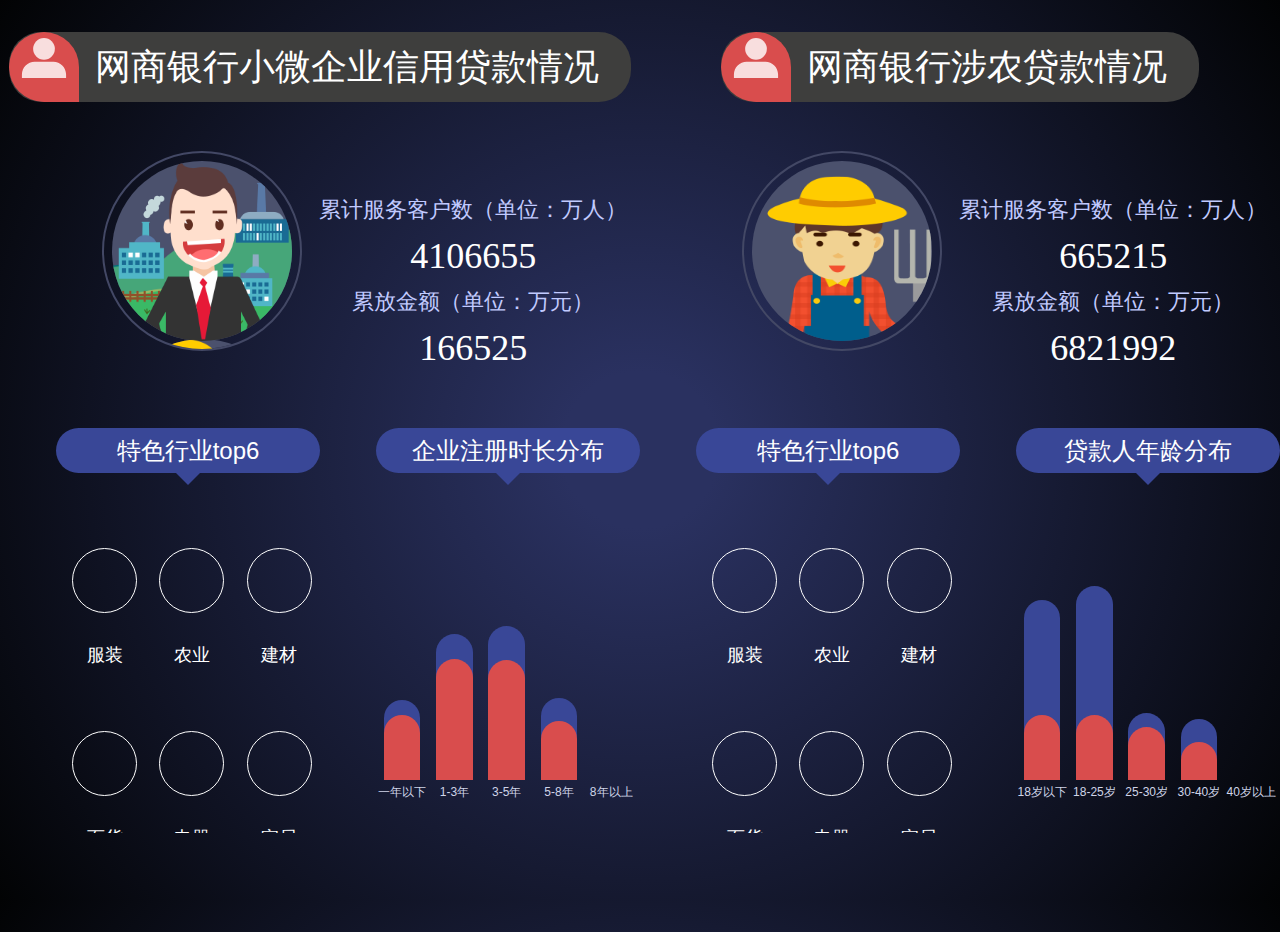
<file: two.html>
<!doctype html>
<html lang="en">
<head>
  <meta charset="UTF-8">
  <title>第二屏左部分</title>
  <link rel="stylesheet" href="css/two.css">
</head>
<body>
	<div class="top-box" id="farmer">
		<div class="tite" id="title">
			<div class="ion">
				<svg version="1.1" id="Layer_1" xmlns="http://www.w3.org/2000/svg" xmlns:xlink="http://www.w3.org/1999/xlink" x="0px" y="0px"
			 width="50px" height="40px" viewBox="0 0 16 14.493" xml:space="preserve">
						<g>
							<g>
								<circle fill="#F8DEDE" cx="8" cy="3.937" r="3.937"/>
								<path fill="#F8DEDE" d="M16,14.493v-1.298c0-0.004,0-0.009,0-0.014c-0.014-2.543-2.08-4.601-4.627-4.601H6.798H6.483H4.628
					c-2.547,0-4.613,2.058-4.627,4.601C0.001,13.185,0,13.19,0,13.194v1.298H16z"/>
							</g>
						</g>
					</svg>
			</div>
			<span>小微企业网商银行信用贷款情况</span>
		</div>
		<div class="img-box">
			<div><img src="images/2/nm.png" id="img"></div><div><img src="images/2/nm.png" id="img"></div>
		</div>
		<div class="sum">
			<ul>
				<li class="customer">
					<p>累计服务客户数（单位：万人）</p>
					<span></span>
				</li>
				<li class="amount">
					<p>累放金额（单位：万元）</p>
					<span></span>
				</li>
			</ul>
		</div>
		<div class="list-box">
			<div class="list-title">
				特色行业top6
			</div>
			<div id="data" class="math">
			</div>
		</div>
		<div class="list-box">
			<div id="listTitle" class="list-title">企业注册时长分布</div>
			<div class="conten">
				<div id="colum">
					<div class="colum-mask">
						<div class="colum-box"></div>
						<div class="colum-circ"></div>
					</div>
					<div class="colum-date"></div>
				</div>
			</div>
		</div>
	</div>
	<div class="top-box" id="students">
		<div class="tite" id="title">
			<div class="ion">
				<svg version="1.1" id="Layer_1" xmlns="http://www.w3.org/2000/svg" xmlns:xlink="http://www.w3.org/1999/xlink" x="0px" y="0px"
			 width="50px" height="40px" viewBox="0 0 16 14.493" enable-background="new 0 0 16 14.493" xml:space="preserve">
						<g>
							<g>
								<circle fill="#F8DEDE" cx="8" cy="3.937" r="3.937"/>
								<path fill="#F8DEDE" d="M16,14.493v-1.298c0-0.004,0-0.009,0-0.014c-0.014-2.543-2.08-4.601-4.627-4.601H6.798H6.483H4.628
					c-2.547,0-4.613,2.058-4.627,4.601C0.001,13.185,0,13.19,0,13.194v1.298H16z"/>
							</g>
						</g>
					</svg>
			</div>
			<span>小微企业网商银行信用贷款情况</span>
		</div>
		<div class="img-box">
			<div><img src="images/2/nm.png" id="img" style="margin: 15px 0px 15px 15px;"></div>
		</div>
		<div class="sum">
			<ul>
				<li class="customer">
					<p>累计服务客户数（单位：万人）</p>
					<span></span>
				</li>
				<li class="amount">
					<p>累放金额（单位：万元）</p>
					<span></span>
				</li>
			</ul>
		</div>
		<div class="list-box">
			<div class="list-title">
				特色行业top6
			</div>
			<div id="data" class="math">
			</div>
		</div>
		<div class="list-box">
			<div id="listTitle" class="list-title">贷款人年龄分布</div>
			<div class="conten">
				<div id="colum">
					<div class="colum-mask">
						<div class="colum-box"></div>
						<div class="colum-circ"></div>
					</div>
					<div class="colum-date"></div>
				</div>
			</div>
		</div>
	</div>
	<span style="display:none;"id="jumpTo"></span>
</body>
<script>
	 var jsonUrly="data/two/two-top.json",leftJsonUrl="data/two/two-left.json";
     var jsonBottomUrl="data/two/chanTwo.json";
	 var domData=[
		 {id:"farmer",title:"网商银行小微企业信用贷款情况",img:"images/2/zf.png"},
		 {id:"students",title:"网商银行涉农贷款情况",img:"images/2/nm.png"},
	 ]
</script>
<script src="js/jquery-1.11.2.min.js"></script>
<script src="js/TweenMax.min.js"></script>
<script src="js/two.js?v=1"></script>
<!--<script type="text/javascript">-->
	<!--function countDown(secs,surl){-->
		<!--//alert(surl);-->
		<!--var jumpTo = document.getElementById('jumpTo');-->
		<!--jumpTo.innerHTML=secs;-->
		<!--if(&#45;&#45;secs>0){-->
			<!--setTimeout("countDown("+secs+",'"+surl+"')",1000);-->
		<!--}-->
		<!--else{-->
			<!--location.href=surl;-->
		<!--}-->
	<!--}-->
<!--</script>-->
<!--<script>-->
	<!--$(document).ready(function(){-->
		<!--$("body").css("display","none");-->
		<!--$("body").fadeIn(2000);-->
	<!--});-->
<!--</script>-->
<!--<script type="text/javascript">countDown(10,'two-top-right.html');</script>-->
</html>
</file>
<file: css/one-bottom-left.css>
html {
    text-rendering: optimizeLegibility;
    -webkit-font-smoothing: antialiased;
    -moz-osx-font-smoothing: grayscale;
    font-family:Consolas,"Microsoft Yahei", "tahoma", "arial", "\5b8b\4f53";
    font-size: 1em;
    color:#fff;
    background: #121529;
    overflow: auto;
}
html,body{
    width: 1920px;
    height: 1080px;
}
*{margin:0 auto;padding:0;}
*,*:after,*:before{
    box-sizing: border-box;
}

img,input{
    display: block;
}
ul, li {
    list-style: none;
}
.fn-left{
    float: left;
}
.fn-right{
    float: right;
}
.main{
    width: 1920px;
    height: 1080px;
    transform-origin: 0 0;
    padding: 2% 0 0 2%;
}
.main>.title{
    text-overflow: ellipsis;
    white-space: nowrap;
    border-radius: 1.6em;
    background: #3e3e3d;
    position: absolute;
    font-size: 5em;
    line-height: 1.6em;
    padding-right: 1.2em;
    overflow: hidden;
    z-index: 99;
    transform-origin: 0 0;
}
.title span{
    display: block;
    float: left;
    text-indent: 2.1em;
}
.title .icon svg{
    position: absolute;
    top:20px;
    left: 25px;

}
.icon{
    border-radius:1em 1em 0 1em;
    width: 1.6em;
    height: 1.6em;
    float: left;
    background: #d94d4d;
    position: absolute;
}
.main .content{
    width: 100%;
    height: 100%;
    position: relative;
    overflow: hidden;
    top:8%;
}
#column{
    float: left;
    position: relative;
    width: 68%;
    top:17%;
    height: 80%;
}
#column .column-mask{
    overflow: hidden;
    height: 88%;
    position: relative;
}
#column .column-mask .column-box,#column .column-mask .column-circ{
    width: 100%;
    height: 100%;
}
#column .column-mask .column-circ{
    position: absolute;
    top:0;
    left:0
}
#column .column-mask .column-circ .line{
    position: absolute;
    width: 100%;
    height: 8px;
    background: #00fff6;
    transform-origin: 0 50%;
}
#column .column-date{
    overflow: hidden;
    height: 12%;
    color:#cfd4e8;
    text-align: center;
    font-size: 22px;
}
.column-style{
    width: 30%;
    float: right;
    position: relative;
    top:25%;
    transform-origin: 100% 0;
    right:-7%;
}
.column-style ul li{
    width: 33%;
    float: left;
}
.column-style ul li>em{
    width: 70%;
    height: 120px;
    display: block;
    overflow: hidden;
    position: relative;
    left:0
}
.column-style ul li>span{
    width: 50px;
    line-height: 55px;
    font-size: 50px;
    display: block;
    margin-top: 20px;

}
.column{
    position: absolute;
    width: 70%;
    height: 100%;
    display: block;
    left:15%;
    border-radius: 100px 100px 0 0;
}
.circ-style em{
    content: "";
    display: block;
    width: 40px;
    height: 40px;
    border-radius: 40px;
    background: #fff;
    border: 8px solid #00fff6;
    position: relative;
    z-index: 1;
}
.circ-style i{
    content: "";
    display: block;
    position: absolute;
    width: 100%;
    height: 8px;
    background: #00fff6;
    top:56px;
}
.circ-style em{
    margin:40px auto;
}
.circ{
    display: block;
    position: absolute;
    z-index: 1;
    width: 40px;
    height: 40px;
    background: #fff;
    border: 8px solid #00fff6;
    border-radius: 40px;
    left:50%;
    margin-left: -5px;
}
.blue{
    background: #394797;
}
.red{
    background: #d94d4d;
}
</file>
<file: css/one-bottom-right.css>
html {
    text-rendering: optimizeLegibility;
    -webkit-font-smoothing: antialiased;
    -moz-osx-font-smoothing: grayscale;
    font-family:Consolas,"Microsoft Yahei", "tahoma", "arial", "\5b8b\4f53";
    font-size: 1em;
    color:#fff;
    /*background: #020a32;*/
    background: #121529;
    overflow: auto;
}
html,body{
    width:100%;
    height:100%;
}
*{margin:0;padding:0;}
*,*:after,*:before{
    box-sizing: border-box;
}

img,input{
    display: block;
}
ul, li {
    list-style: none;
}
.fn-left{
    float: left;
}
.fn-right{
    float: right;
}
.main{
    width:25%;
    height:100%;
    margin-top:2%;
    transform-origin: 0 0;
    float:left;
}
.main>.title{
    text-overflow: ellipsis;
    white-space: nowrap;
    border-radius: 1.6em;
    background: #3e3e3d;
    position: absolute;
    font-size: 5em;
    line-height: 1.6em;
    padding-right: 1.2em;
    overflow: hidden;
    z-index: 99;
    transform: scale(0.25);
    transform-origin: 0 0;
}
.title span{
    display: block;
    float: left;
    text-indent: 2.1em;
    text-overflow: ellipsis;
    white-space: nowrap;
    overflow: hidden;
}
.title .icon svg{
    position: absolute;
    top:20px;
    left: 25px;

}
.icon{
    border-radius:1em 1em 0 1em;
    width: 1.6em;
    height: 1.6em;
    float: left;
    background: #d94d4d;
    position: absolute;
}
.main .content{
    width: 120%;
    height: 100%;
    margin-top:-80px;
    position: relative;
    overflow: hidden;
    top:11%;
    left:-30px;
}
.svg-white{
    color:#fff;
    font-size: 42px;
    fill: #fff;
    padding-left:2%;
}
</file>
<file: css/oneChange.css>
html,body{
    width: 1920px;
    height: 1200px;
    overflow: hidden;
}
.main{
    width:50%;
    /*padding-left:32px;*/
}
.main div.title{
    transform: scale(1);
}
.main div.title1{
    padding-right:2.2em;
}
.main div.title1 span{
   margin-left:1em;
}
</file>
<file: css/one.css>
html {
    text-rendering: optimizeLegibility;
    -webkit-font-smoothing: antialiased;
    -moz-osx-font-smoothing: grayscale;
    font-family:Consolas,"Microsoft Yahei", "tahoma", "arial", "\5b8b\4f53";
    font-size: 1em;
    color:#fff;
    /*background: #020a32;*/
    background: radial-gradient(ellipse at center, rgba(42,49,96,1) 20%,rgba(2,3,4,1) 100%);/*省去兼容写法*/
    overflow: auto;
}
html,body{
    width: 1920px;
    height: 1080px;
    /*overflow: hidden;*/
}
*{margin:0 auto;padding:0;}
*,*:after,*:before{
    box-sizing: border-box;
}

img,input{
    display: block;
}
ul, li {
    list-style: none;
}
.fn-left{
    float: left;
}
span.fn-right{
    display:block;
    margin-top:-12px;
    overflow: hidden;
}
#tipBox ul li{
    float: left;
    position:relative;
    margin-left:10px;
}
.main{
    width: 1920px;
    height: 1080px;
    transform-origin: 0 0;
    padding: 2% 0 0 2%;
}
.main>.title{
    text-overflow: ellipsis;
    white-space: nowrap;
    border-radius: 1.6em;
    background: #3e3e3d;
    position: absolute;
    font-size: 4.5em;
    line-height: 1.6em;
    padding-right: 1.2em;
    overflow: hidden;
    z-index: 99;
    transform-origin: 0 0;
    margin-left:-10px;
}
.title span{
    display: block;
    float: left;
    text-indent: 2.1em;
}
.title .icon svg{
    position: absolute;
    top:20px;
    left: 25px;

}
.icon{
    border-radius:1em 1em 0 1em;
    width: 1.6em;
    height: 1.6em;
    float: left;
    background: #d94d4d;
    position: absolute;
}
#map{
    background: url("../images/map.png") no-repeat;
    width: 1349px;
    height: 992px;
    position:absolute;
    margin-top:5%;
    left:2%;
    top:15%;
    transform-origin: left top;
}
.main .sum{
    min-width:560px;
    min-height:150px;
    position:absolute;
    background:rgba(67,72,102,.8);
    left:2%;
    top:5%;
    border-radius:30px;
    font-size:32px;
    font-family:'Microsoft Yahei';
    color:#AEB4E6;
    padding:15px 30px;
}
.main .sum i{
    font-style:normal;
}
.main .sum span{
    color:#FAEE04;
    font-size:42px;
    padding:0 15px;
}
#rigBox{
    /*float: right;*/
    position: relative;
    border-radius: 1.4em;
    overflow: hidden;
    transform-origin: 100% 0;
    right: -33%;
    top:17%;
    width: 25%;
}
#rigBox h3{
    font-size:36px;
    background: #7b83ad;
    padding: 0 20px;
    border-bottom: 2px solid #282b3e;
    letter-spacing: 3px;
    font-weight:normal;
}
#rigBox .content, #rigBox .contentFirst{
    font-size: 30px;
    line-height: 45px;
    padding: 20px;
    background: #434866;
    color:#ced4f3;
    border-radius:0 0 0.8em 0.8em;
    font-weight:normal;
}
#rigBox ul li{
    font-size:26px;
}
#rigBox .content ul li> span>*,#tipBox .content ul li>span>*,
#rigBox .contentFisrt ul li> span>*,#tipBox .contentFisrt ul li>span>*{
    float: left;
}

#rigBox .content ul li p, #rigBox .contentFisrt ul li p,#rigBox .contentFirst p{
	font-size:24px;
}
#rigBox .contentFirst p{
    float:right;
    margin-left:-170px;
}
.contentFirst span.t-rig .txt{
    position:absolute;
    right:-23px;
}
.contentFirst p.red-data-text {
    padding-right:55px;
}
#rigBox h3.top{
    margin-top:15%;
    border-radius:0.5em 0.5em 0 0;
}
.red-data-text{
    color: #fb6b75;
}
#map .map-box{
    position: relative;
    width: 100%;
    height: 100%;
}
#mapIcon{
    position: absolute;
}
#tipBox h3,#rigBox h3{
    line-height: 1.8em;
    text-align: center;
    margin: auto;
}

#tipBox{
    min-width: 480px;
    max-height:150px;
    position: absolute;
    overflow: hidden;
    top:300px;
    border-radius: 35px;
    background: rgba(0,0,0,.8) 3% 50% no-repeat;
    background-size:120px 130px;
}
#tipBox h3{
    clear: both;
    font-size: 30px;
    font-weight:normal;
    overflow: hidden;
    padding-left:45px;
}
#tipBox .content{
    font-size: 24px;
    line-height: 50px;
    padding:0px 20px 10px 135px;
    margin-top:-10px;
}
.red-data-text{
    font-size: 32px;
    padding-right:10px;
}
/*#tipBox .triang{
    display: block;
    position: relative;
    width: 30px;
    height: 20px;
    margin: 0;
    background: #f00;
    border-left:15px solid transparent;
    border-right:15px solid transparent;

}*/
.t-rig{
    position: absolute;
    right: 15px;
}
</file>
<file: css/three.css>
html {
    text-rendering: optimizeLegibility;
    -webkit-font-smoothing: antialiased;
    -moz-osx-font-smoothing: grayscale;
    font-family:Consolas,"Microsoft Yahei", "tahoma", "arial", "\5b8b\4f53";
    font-size: 1em;
    color:#fff;
    background: rgb(42,49,96); /* Old browsers */
    background: -moz-radial-gradient(center, ellipse cover, rgba(42,49,96,1) 30%, rgba(2,3,4,1) 100%); /* FF3.6+ */
    background: -webkit-gradient(radial, center center, 0px, center center, 100%, color-stop(0%,rgba(2,3,4,1)), color-stop(100%,rgba(2,3,4,1))); /* Chrome,Safari4+ */
    background: -webkit-radial-gradient(center, ellipse cover, rgba(42,49,96,1) 30%,rgba(2,3,4,1) 100%); /* Chrome10+,Safari5.1+ */
    background: -o-radial-gradient(center, ellipse cover, rgba(42,49,96,1) 30%,rgba(2,3,4,1) 100%); /* Opera 12+ */
    background: -ms-radial-gradient(center, ellipse cover, rgba(42,49,96,1) 30%,rgba(2,3,4,1) 100%); /* IE10+ */
    background: radial-gradient(ellipse at center, rgba(42,49,96,1) 30%,rgba(2,3,4,1) 100%); /* W3C */
    overflow: auto;
}
html,body{
    width: 1280px;
    height: 1024px;
}
*{margin:0;padding:0;}
*,*:after,*:before{
    box-sizing: border-box;
}

img,input{
    display: block;
}
ul, li {
    list-style: none;
}
.fn-left{
    float: left;
}
.fn-right{
    float: right;
}
.fn-hide{
    display: none;
}
.main,.bg_icon,.svg-dom{
    width: 1280px;
    height: 1024px;
    overflow: hidden;
    position: relative;

}
.bg_icon{
    text-align: center;
}
.bg_icon .top{
    margin: auto;
    display: inline-block;
}
.bg_icon .left{
    position: absolute;
    top:50%;
    margin-top: -320px;
}
.bg_icon .bottom{
    position: absolute;
    bottom:0;
    left:50%;
    margin-left: -248px;
}
.bg_icon .right{
    position: absolute;
    right: 0;
    top:50%;
    margin-top: -290px;
}
.svg-dom{
    position: absolute;
    top:0;
    left:0;
}
.c_img{
    position: absolute;
    top:0;
    z-index: 1;
    opacity: 0;
}
#rotate{
    animation: Rotate360 20s infinite linear;
    -webkit-animation: Rotate360 20s infinite linear;
}
@keyframes Rotate360 {
    to {
        transform: rotate(360deg);
    }
}
@-webkit-keyframes Rotate360 {
    to {
        -webkit-transform: rotate(360deg);
    }
}
#logo{
    position: absolute;
    top:1%;
    right:1%;
}
</file>
<file: css/two-top-right.css>
body{
    font-family:"microsoft yahei";
    color:#C1CAFF;font-size:12px;
}

html,body,#container{
    width:100%;
    height:100%;
    overflow: hidden;
}
#box{
    width:100%;
    height: 50%;
}
.tile{
    text-overflow: ellipsis;
    white-space: nowrap;
    border-radius: 1em;
    background: #3e3e3d;
    padding-right:0.5em;
    font-size: 32px;
    line-height: 70px;
    overflow: hidden;
    margin: auto;
    z-index: 99;
    display: inline-block;
}
.tile span{
    display: block;
    float: left;
    text-indent: 2.1em;
    font-size:36px;
}
.tile .icon svg{
    position: absolute;
    top:10px;
    left: 10px;
}
.list-box{
    width:50%;
    height:150%;
    float:left;
    margin-top:2.1em;
    position:relative;
}
.icon{
    border-radius:1em 1em 0 1em;
    width: 70px;
    height: 70px;
    float: left;
    background: #d94d4d;
    position: absolute;
}
.img-box{
    width: 200px;
    height: 200px;
    border-radius: 100%;
    border: 2px solid #434865;
    margin-top:3%;
    margin-left:16%;
    padding:10px;
	/*margin: 30px auto 0;*/
    overflow: hidden;    
}
.img-box>div{
    background: #4b516d;
    width: 180px;
    height: 180px;
    overflow: hidden;
    border-radius:100%;
    margin: -2px 0 0 -2px;
}
.img-box>div>img{
    margin:0 auto;
    width:100%;
    height:100%;

}
.list-box div.tile1{
    padding-right:1.8em;
}
.list-box div.tile1 span{
    margin-left:1em;
}
/*表格*/
.table{
    position:absolute;
    top:8%;
    width:85%;
    height:100%;
    z-index:1;
}
table {
    border-collapse: collapse;
    margin-top: 17%;
    float: left;
    margin-left: 76px;
    width: 78%;
    height: 60%;
}
table tr{
    width:100%;
    height:16%;
}
table tr td{
    width:10%;
    height:10%;
    border: 2px solid #39416f;
}
.left-standard{
    position: absolute;
    left: 8%;
    top: 16%;
}
.right-standard{
    position: absolute;
    width:15%;
    left: 94%;
    top: 16%;
}
.left-standard li{
    margin-bottom:56%;
    font-size:1.2em;
}
.right-standard li{
    margin-bottom:31%;
    font-size:1.2em;
}
.list-box div.sum{
    position:absolute;
    top:12%;
    right:4%;
    color:#c1caff;
}
.list-box div.sum p{
    line-height:50px;
    font-size:18px;
}
.list-box div.sum span{
    color:#fff;
    font-size:36px;
    font-family: "Microsoft Yahei";
    white-space: nowrap;
    text-overflow:ellipsis;
    overflow: hidden;
}
</file>
<file: css/change.css>
html {
    text-rendering: optimizeLegibility;
    -webkit-font-smoothing: antialiased;
    -moz-osx-font-smoothing: grayscale;
    font-family:Consolas,"Microsoft Yahei", "tahoma", "arial", "\5b8b\4f53";
    font-size: 1em;
    color:#fff;
    /*background:#23294f;*/
    background: rgb(42,49,96); /* Old browsers */
    background: -moz-radial-gradient(center, ellipse cover, rgba(42,49,96,1) 30%, rgba(2,3,4,1) 100%); /* FF3.6+ */
    background: -webkit-gradient(radial, center center, 0px, center center, 100%, color-stop(0%,rgba(2,3,4,1)), color-stop(100%,rgba(2,3,4,1))); /* Chrome,Safari4+ */
    background: -webkit-radial-gradient(center, ellipse cover, rgba(42,49,96,1) 30%,rgba(2,3,4,1) 100%); /* Chrome10+,Safari5.1+ */
    background: -o-radial-gradient(center, ellipse cover, rgba(42,49,96,1) 30%,rgba(2,3,4,1) 100%); /* Opera 12+ */
    background: -ms-radial-gradient(center, ellipse cover, rgba(42,49,96,1) 30%,rgba(2,3,4,1) 100%); /* IE10+ */
    background: radial-gradient(circle at center, rgba(42,49,96,1) 15%,rgba(2,3,4,1) 100%); /* W3C */
    overflow: auto;
}
*{margin:0 auto;padding:0;}
*,*:after,*:before{
    box-sizing: border-box;
}
img,input{
    display: block;
}
ul, li {
    list-style: none;
}
.fn-left{
    float: left;
    font-size:12px;
}
.fn-right{
    float: right;
}
.content{
    width: 100%;
    height: 52%;
    position: relative;
    bottom:9%;
    left:4%;
    /*overflow: hidden;*/
}
#column{
    left:4%;
    float: left;
    position: relative;
    width: 75%;
    top:20%;
    left:9%;
    height: 80%;
    z-index:3;
}
#column .column-mask{
    overflow: hidden;
    height: 88%;
    position: relative;
}
#column .column-mask .column-box,#column .column-mask .column-circ{
    width: 100%;
    height: 100%;
}
#column .column-mask .column-circ{
    position: absolute;
    top:0;
    left:0
}
#column .column-mask .column-circ .line,.line1{
    position: absolute;
    width: 100%;
    height: 8px;
    background: #00fff6;
    transform-origin: 0 50%;
}
#column .column-mask .column-circ .line1{
    background: #3f51ba;
}
#column .column-date{
    overflow: hidden;
    height: 12%;
    color:#cfd4e8;
    text-align: center;
    font-size: 14px;
    padding-top:10px;
}
.column-style{
    position: relative;
    width:100%;
    bottom:8%;
    left:10%;
    transform-origin: 100% 0;
}
.column-style ul{
    overflow:hidden;
}
.column-style ul li{
    width: 40%;
    float: left;
}
.column-style ul li>em{
    width: 8%;
    height: 18px;
    position: relative;
    float: left;

}
.column-style ul li>span{
    font-size: 1.2em;
    float:left;
    padding-left:3.5em;
}
.column{
    position: absolute;
    width: 70%;
    height: 100%;
    display: block;
    left:15%;
    border-radius: 100px 100px 0 0;
}
.circ-style em{
    content: "";
    display: block;
    width: 40px;
    height: 40px;
    border-radius: 40px;
    background: #fff;
    border: 8px solid #00fff6;
    position: relative;
    z-index: 1;
}
.circ-style i{
    content: "";
    display: block;
    position: absolute;
    width: 100%;
    height: 8px;
    background: #00fff6;
    top:56px;
}
.circ-style em{
    margin:40px auto;
}
.circ,.circ1{
    display: block;
    position: absolute;
    z-index: 1;
    width: 25px;
    height: 25px;
    background: #fff;
    border: 5px solid #00fff6;
    border-radius: 100%;
    left:50%;
    margin-left: -5px;
}
.circ1{
    border: 5px solid #3f51ba;
}
.blue{
    background: #394797;
}
.red{
    background: #00FFF6;
}
.column-circ{
    display: block;
}
.column-box{
    visibility: hidden;
}
.fn-hide{
    display: none;
}
/*圆环*/
#circle{
    width:100%;
    height:50%;
}
#circle .title span{
    color:#fff;
}
.main{
    width:25%;
    height:100%;
    margin-top:-2%;
    /*padding-left:1%;*/
    transform-origin: 0 0;
    float:left;
    /*position: relative;*/
}
.main>.title{
    text-overflow: ellipsis;
    white-space: nowrap;
    border-radius: 1.6em;
    background: #3e3e3d;
    position: absolute;
    bottom:22%;
    font-size: 5em;
    line-height: 1.6em;
    padding-right: 1.2em;
    overflow: hidden;
    z-index: 99;
    transform: scale(0.35);
    transform-origin: 0 0;
}
.title span{
    display: block;
    float: left;
    text-indent: 2.1em;
    text-overflow: ellipsis;
    white-space: nowrap;
    overflow: hidden;
}
.title .icon svg{
    position: absolute;
    top:20px;
    left: 25px;

}
.icn{
    border-radius:1em 1em 0 1em;
    width: 1.6em;
    height: 1.6em;
    float: left;
    background: #d94d4d;
    position: absolute;
}
.main .content{
    width: 100%;
    height: 100%;
    position: relative;
    overflow: hidden;
}
.svg-white{
    color:#fff;
    font-size: 50px;
    fill: #fff
}
.column-style ul li.imgOne{
    background:url("../images/2/1.png") 8% center no-repeat;
    background-size: 38px 27px;

}
.column-style ul li.imgTwo{
    background:url("../images/2/2.png") 8% center no-repeat;
    background-size: 38px 27px;

}
#m0 div.t0{
    padding-right:1.7em;
}
#m0 div.t0 span{
    margin-left:0.5em;
}
#m2 div.t2{
    padding-right:2.6em;
}
#m2 div.t2 span{
    margin-left:1.7em;
}
#m3 div.t3{
    padding-right:2em;
}
#m3 div.t3 span{
    margin-left:1.2em;
}
</file>
<file: css/two.css>
html {
    text-rendering: optimizeLegibility;
    -webkit-font-smoothing: antialiased;
    -moz-osx-font-smoothing: grayscale;
    font-family:"Microsoft Yahei", "tahoma", "arial", "\5b8b\4f53";
    font-size: 1em;
    color:#fff;
    background: rgb(42,49,96); /* Old browsers */
    background: -moz-radial-gradient(center, ellipse cover, rgba(42,49,96,1) 30%, rgba(2,3,4,1) 100%); /* FF3.6+ */
    background: -webkit-gradient(radial, center center, 0px, center center, 100%, color-stop(0%,rgba(2,3,4,1)), color-stop(100%,rgba(2,3,4,1))); /* Chrome,Safari4+ */
    background: -webkit-radial-gradient(center, ellipse cover, rgba(42,49,96,1) 30%,rgba(2,3,4,1) 100%); /* Chrome10+,Safari5.1+ */
    background: -o-radial-gradient(center, ellipse cover, rgba(42,49,96,1) 30%,rgba(2,3,4,1) 100%); /* Opera 12+ */
    background: -ms-radial-gradient(center, ellipse cover, rgba(42,49,96,1) 30%,rgba(2,3,4,1) 100%); /* IE10+ */
    background: radial-gradient(circle at center, rgba(42,49,96,1) 10%,rgba(2,3,4,1) 100%); /* W3C */
    overflow: auto;
}
html,body{
    width: 100%;
    height: 100%;
    /*overflow:hidden;*/
}
*{margin:0;padding:0;}
*,*:after,*:before{
    box-sizing: border-box;
}

img,input{
    display: block;
}
ul, li {
    list-style: none;
}
.fn-left{
    float: left;
}
.fn-right{
    float: right;
}
.fn-hide{
    display: none;
}
@font-face {
    font-family: 'iconfont';
    src: url('//at.alicdn.com/t/font_1433299641_6065896.eot'); /* IE9*/
    src: url('//at.alicdn.com/t/font_1433299641_6065896.eot?#iefix') format('embedded-opentype'), /* IE6-IE8 */
    url('//at.alicdn.com/t/font_1433299641_6065896.woff') format('woff'), /* chrome、firefox */
    url('//at.alicdn.com/t/font_1433299641_6065896.ttf') format('truetype'), /* chrome、firefox、opera、Safari, Android, iOS 4.2+*/
    url('//at.alicdn.com/t/font_1433299641_6065896.svg#iconfont') format('svg'); /* iOS 4.1- */
}
/*.main{*/
    /*width: 1920px;*/
    /*height: 1080px;*/
    /*padding: 2% 2% 0%;*/
    /*overflow: hidden;*/
/*}*/
.top-box{
    width: 50%;
    height:100%;
    margin-top:2em;
    float: left;
    text-align: center;
    position: relative;
}
.right-bg{
    background: url("../images/2/line_bg.png") repeat-y right top;
}

.tite{
    text-overflow: ellipsis;
    white-space: nowrap;
    border-radius: 1em;
    background: #3e3e3d;
    font-size: 32px;
    line-height: 70px;
    padding:0 1em 0 2em;
    overflow: hidden;
	position:relative;
    z-index: 99;
    display: inline-block;
}
.tite span{
    display: block;
    float: left;
    text-indent:0.6em;
    font-size:36px;
}
.tite .icon svg{
    position: absolute;
    top:10px;
    left: 10px;
}
.ion{
    border-radius:2em 2em 0 2em;
    width: 70px;
    height: 70px;
    float: left;
    background: #d94d4d;
    position: absolute;
	left:0;
}
.img-box{
    width: 200px;
    height: 200px;
    border-radius: 100%;
    border: 2px solid #434865;
    margin-top:7%;
    margin-left:16%;
    padding:10px;
    /*margin: 30px auto 0;*/
    overflow: hidden;
}
.img-box>div{
    background: #4b516d;
    width: 180px;
    height: 180px;
    overflow: hidden;
    border-radius:100%;
    margin: -2px 0 0 -2px;
}
.img-box>div>img{
    margin:0 auto;
    width:100%;
    height:100%;

}
/*.img-box>div>img{*/
    /*margin: 15px 0px 15px 15px;*/
/*}*/
.top-box div.sum{
    position:absolute;
    top:17%;
    right:2%;
    color:#c1caff;
}
.top-box div.sum p{
    line-height:50px;
    font-size:22px;
}
.top-box div.sum span{
    color:#fff;
    font-size:36px;
    font-family: "Microsoft Yahei";
    white-space: nowrap;
    text-overflow:ellipsis;
    overflow: hidden;
}
/*.list-wrap{*/
	/*width:90%;*/
    /*height:80%;*/
    /*overflow: hidden;*/
/*}*/
.list-box{
    width: 50%;
    height:45%;
	padding-left:3.5em;
	float:left;
    overflow: hidden;
    margin-top:12%;
}
.list-box .list-title{
    background: #394797;
    border-radius: 40px;
    height: 45px;
    font-size: 24px;
    line-height: 45px;
}
.list-box .list-title:after{
    content: "";
    display: block;
    width: 24px;
    height: 24px;
    border-left: 12px solid transparent;
    border-right:12px solid transparent;
    border-top: 12px solid #394797;
    margin: auto;
}
.list-box .list-content{
    margin-top: 30px;
}
.list-box .list-content ul{
    /*overflow: hidden;*/
    margin-left: -11px;
}
.list-box .list-content ul li{
    float: left;
    width: 74px;
    margin-left: 11px;
    /*overflow: hidden;*/
    position: relative;
    -webkit-perspective: 300px;
    perspective: 300px;
}
.list-box .list-content ul li>em{
    display: block;
    width: 100%;
    height: 74px;
    /*background: #cdd3f5 center;*/
    background-position: center;
    border-radius: 80px;
    border: 2px solid #cdd3f5;
    background-size: cover;
    -webkit-transform-style: preserve-3d;
    transform-style: preserve-3d;
    -webkit-transition: -webkit-transform 2s cubic-bezier(0.785, 0.135, 0.15, 0.86);
    transition: transform 2s cubic-bezier(0.785, 0.135, 0.15, 0.86);
}
#cate li >em{
    font-family: "iconfont";
    font-style: inherit;
    font-size: 45px;
    line-height: 74px;
}
.list-box .list-content .tween3d{
    transform: rotateY(180deg);
    -webkit-transform: rotateY(180deg);
}
.list-box .list-content ul li>span{
    font-size: 18px;
    color: #cdd3f5;
    line-height: 40px;
    display: block;
    margin-top: 5px;
    width: 74px;
    overflow: hidden;
    text-overflow: ellipsis;
    white-space: nowrap;
}
.line-box{
	padding-top:2.5em;
}
/*change*/
.iconfont{
    font-family:"iconfont" !important;
    font-size:16px;font-style:normal;
}
.math{
    width:100%;
    height:60%;
    padding-top:75px;
    margin:0 auto;
}
.math li{
    display:inline-block;
    overflow: hidden;
    width:30%;
    margin-bottom:60px;
    margin-left:3%;
}
.math li span{
    display:block;
    text-align:center;
    white-space:nowrap;
    overflow:hidden;
    text-overflow:ellipsis;
    padding-top:30px;
    font-size:18px;
}
i{
    font-style: normal;
}
.iconfont{
    display: block;
    font-size:36px;
    padding:10px;
    width:65px;
    height:65px;
    border-radius:50%;
    margin:0 auto;
    border:1px solid #fff;
}
/*柱状图*/
.conten{
    width: 100%;
    height: 63%;
    position: relative;
    overflow: hidden;
    bottom:-18%;
}
#colum{
    float: left;
    position: relative;
    width: 100%;
    height: 100%;
    overflow: hidden;
}
#colum .colum-mask{
    overflow: hidden;
    height: 92%;
    position: relative;
}
#colum .colum-mask .colum-box,#colum .colum-mask .colum-circ{
    width: 100%;
    height: 100%;
}
#colum .colum-mask .colum-circ{
    position: absolute;
    top:0;
    left:0
}
.colum-circ{
    display:none;
}
#colum .colum-mask .colum-circ .lin{
    position: absolute;
    width: 100%;
    height: 8px;
    background: #00fff6;
    transform-origin: 0 50%;
}
#colum .colum-date{
    overflow: hidden;
    height: 12%;
    color:#cfd4e8;
    text-align: center;
    font-size:12px;
}
.colum-style{
    width: 30%;
    float: right;
    position: relative;
    top:25%;
    transform-origin: 100% 0;
}
.colum-style ul li{
    width: 33%;
    float: left;
}
.colum-style ul li>em{
    width: 70%;
    height: 120px;
    display: block;
    overflow: hidden;
    position: relative;
    left:0
}
.colum-style ul li>span{
    width: 50px;
    line-height: 55px;
    font-size: 50px;
    display: block;
    margin-top: 20px;

}
.colum{
    position: absolute;
    width: 70%;
    height: 100%;
    display: block;
    left:15%;
    border-radius: 100px 100px 0 0;
}
.circ-style em{
    content: "";
    display: block;
    width: 40px;
    height: 40px;
    border-radius: 40px;
    background: #fff;
    border: 8px solid #00fff6;
    position: relative;
    z-index: 1;
}
.circ-style i{
    content: "";
    display: block;
    position: absolute;
    width: 100%;
    height: 8px;
    background: #00fff6;
    top:56px;
}
.circ-style em{
    margin:40px auto;
}
.cir{
    display: block;
    position: absolute;
    z-index: 1;
    width: 40px;
    height: 40px;
    background: #fff;
    border: 8px solid #00fff6;
    border-radius: 40px;
    left:50%;
    margin-left: -5px;
}
.blu{
    background: #394797;
}
.re{
    background: #d94d4d;
}
.logo{
    color:#fff;
    position:absolute;
    top:-5%;
    right:3%;
}
</file>
